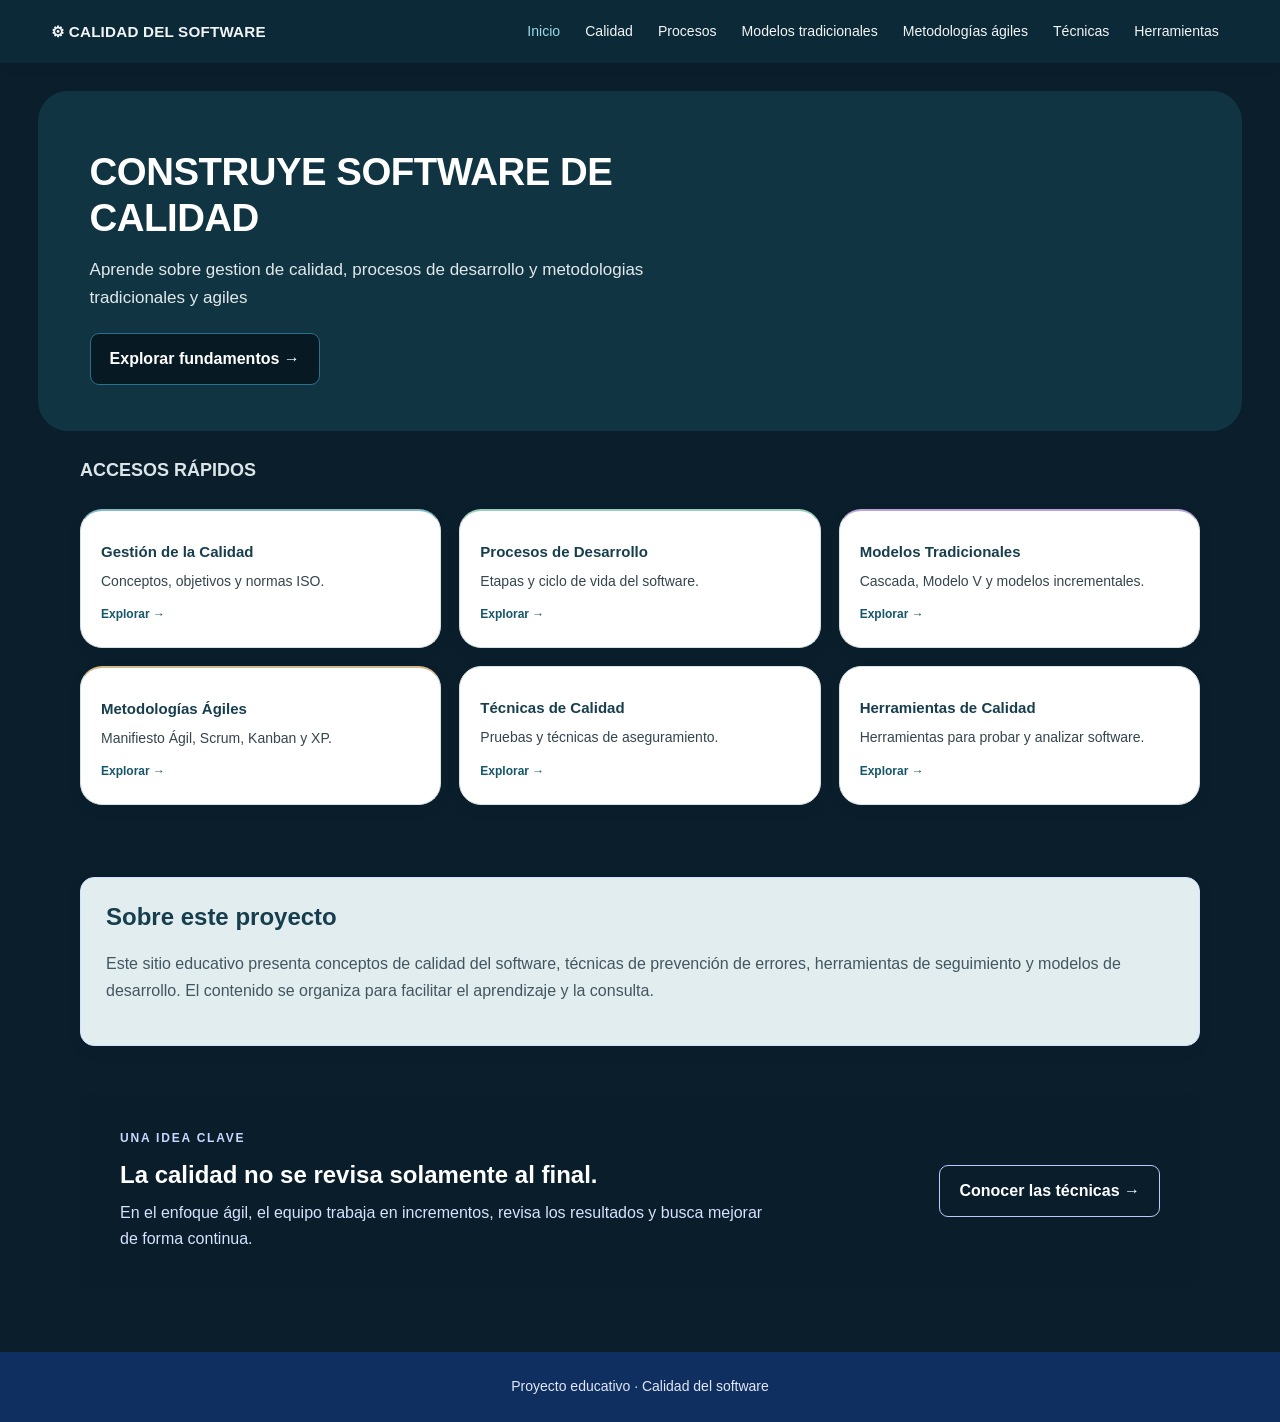
<file: index.html>
<!DOCTYPE html>

<html lang="es">
<head>
<meta charset="utf-8"/>
<meta content="width=device-width, initial-scale=1.0" name="viewport"/>
<meta content="Introducción educativa a la calidad del software, técnicas, herramientas y ciclo de vida." name="description"/>
<title>Calidad del Software | Inicio</title>
<link href="css/style.css" rel="stylesheet"/>
<script defer="" src="js/script.js"></script>
</head>
<body>
<header class="encabezado">
<a class="logo" href="index.html">⚙ CALIDAD DEL SOFTWARE</a>
<button aria-expanded="false" aria-label="Abrir menú" class="boton-menu" id="botonMenu">☰</button>
<nav aria-label="Navegación principal" class="navegacion" id="navegacion">
<a href="index.html">Inicio</a>
<a href="fundamentos.html">Calidad</a>
<a href="ciclo-vida.html">Procesos</a>
<a href="modelos-tradicionales.html">Modelos tradicionales</a>
<a href="metodologias-agiles.html">Metodologías ágiles</a>
<a href="tecnicas.html">Técnicas</a>
<a href="herramientas.html">Herramientas</a>
</nav></header>
<main>
<section class="portada">
<div class="portada-contenido">
<p class="etiqueta">CONSTRUYE SOFTWARE DE CALIDAD</p>
<h1>CONSTRUYE SOFTWARE DE CALIDAD</h1>
<p>Aprende sobre gestion de calidad, procesos de desarrollo y metodologias tradicionales y agiles</p>
<a class="boton boton-claro" href="fundamentos.html">Explorar fundamentos <span aria-hidden="true">→</span></a>
</div>
<div aria-hidden="true" class="portada-ilustracion">
<div class="circulo-grande">✓</div>
<div class="mini-tarjeta mini-uno">Código claro</div>
<div class="mini-tarjeta mini-dos">Mejora continua</div>
</div>
</section>
<section class="seccion contenedor">
<div class="encabezado-seccion">
<h2>Accesos rápidos</h2>
</div>
<div class="rejilla tarjetas-inicio"><article class="tarjeta tarjeta-inicio-compacta"><div class="icono">📘</div><h3>Gestión de la Calidad</h3><p>Conceptos, objetivos y normas ISO.</p><a class="enlace" href="fundamentos.html">Explorar →</a></article><article class="tarjeta tarjeta-inicio-compacta"><div class="icono">🔄</div><h3>Procesos de Desarrollo</h3><p>Etapas y ciclo de vida del software.</p><a class="enlace" href="ciclo-vida.html">Explorar →</a></article><article class="tarjeta tarjeta-inicio-compacta"><div class="icono">🏗️</div><h3>Modelos Tradicionales</h3><p>Cascada, Modelo V y modelos incrementales.</p><a class="enlace" href="modelos-tradicionales.html">Explorar →</a></article><article class="tarjeta tarjeta-inicio-compacta"><div class="icono">⚡</div><h3>Metodologías Ágiles</h3><p>Manifiesto Ágil, Scrum, Kanban y XP.</p><a class="enlace" href="metodologias-agiles.html">Explorar →</a></article><article class="tarjeta tarjeta-inicio-compacta"><div class="icono">🧪</div><h3>Técnicas de Calidad</h3><p>Pruebas y técnicas de aseguramiento.</p><a class="enlace" href="tecnicas.html">Explorar →</a></article><article class="tarjeta tarjeta-inicio-compacta"><div class="icono">🛠️</div><h3>Herramientas de Calidad</h3><p>Herramientas para probar y analizar software.</p><a class="enlace" href="herramientas.html">Explorar →</a></article></div>
</section>
<section class="seccion contenedor" id="sobre-nosotros">
<div class="panel panel-azul">
<h2>Sobre este proyecto</h2>
<p>Este sitio educativo presenta conceptos de calidad del software, técnicas de prevención de errores,
                    herramientas de seguimiento y modelos de desarrollo. El contenido se organiza para facilitar el
                    aprendizaje y la consulta.</p>
</div>
</section>
<section class="franja contenedor">
<div>
<p class="etiqueta etiqueta-clara">UNA IDEA CLAVE</p>
<h2>La calidad no se revisa solamente al final.</h2>
<p>En el enfoque ágil, el equipo trabaja en incrementos, revisa los resultados y busca mejorar de forma
                    continua.</p>
</div>
<a class="boton boton-borde" href="tecnicas.html">Conocer las técnicas →</a>
</section>
</main>
<footer class="pie">
<p>Proyecto educativo · Calidad del software</p>
</footer>
</body>
</html>
</file>
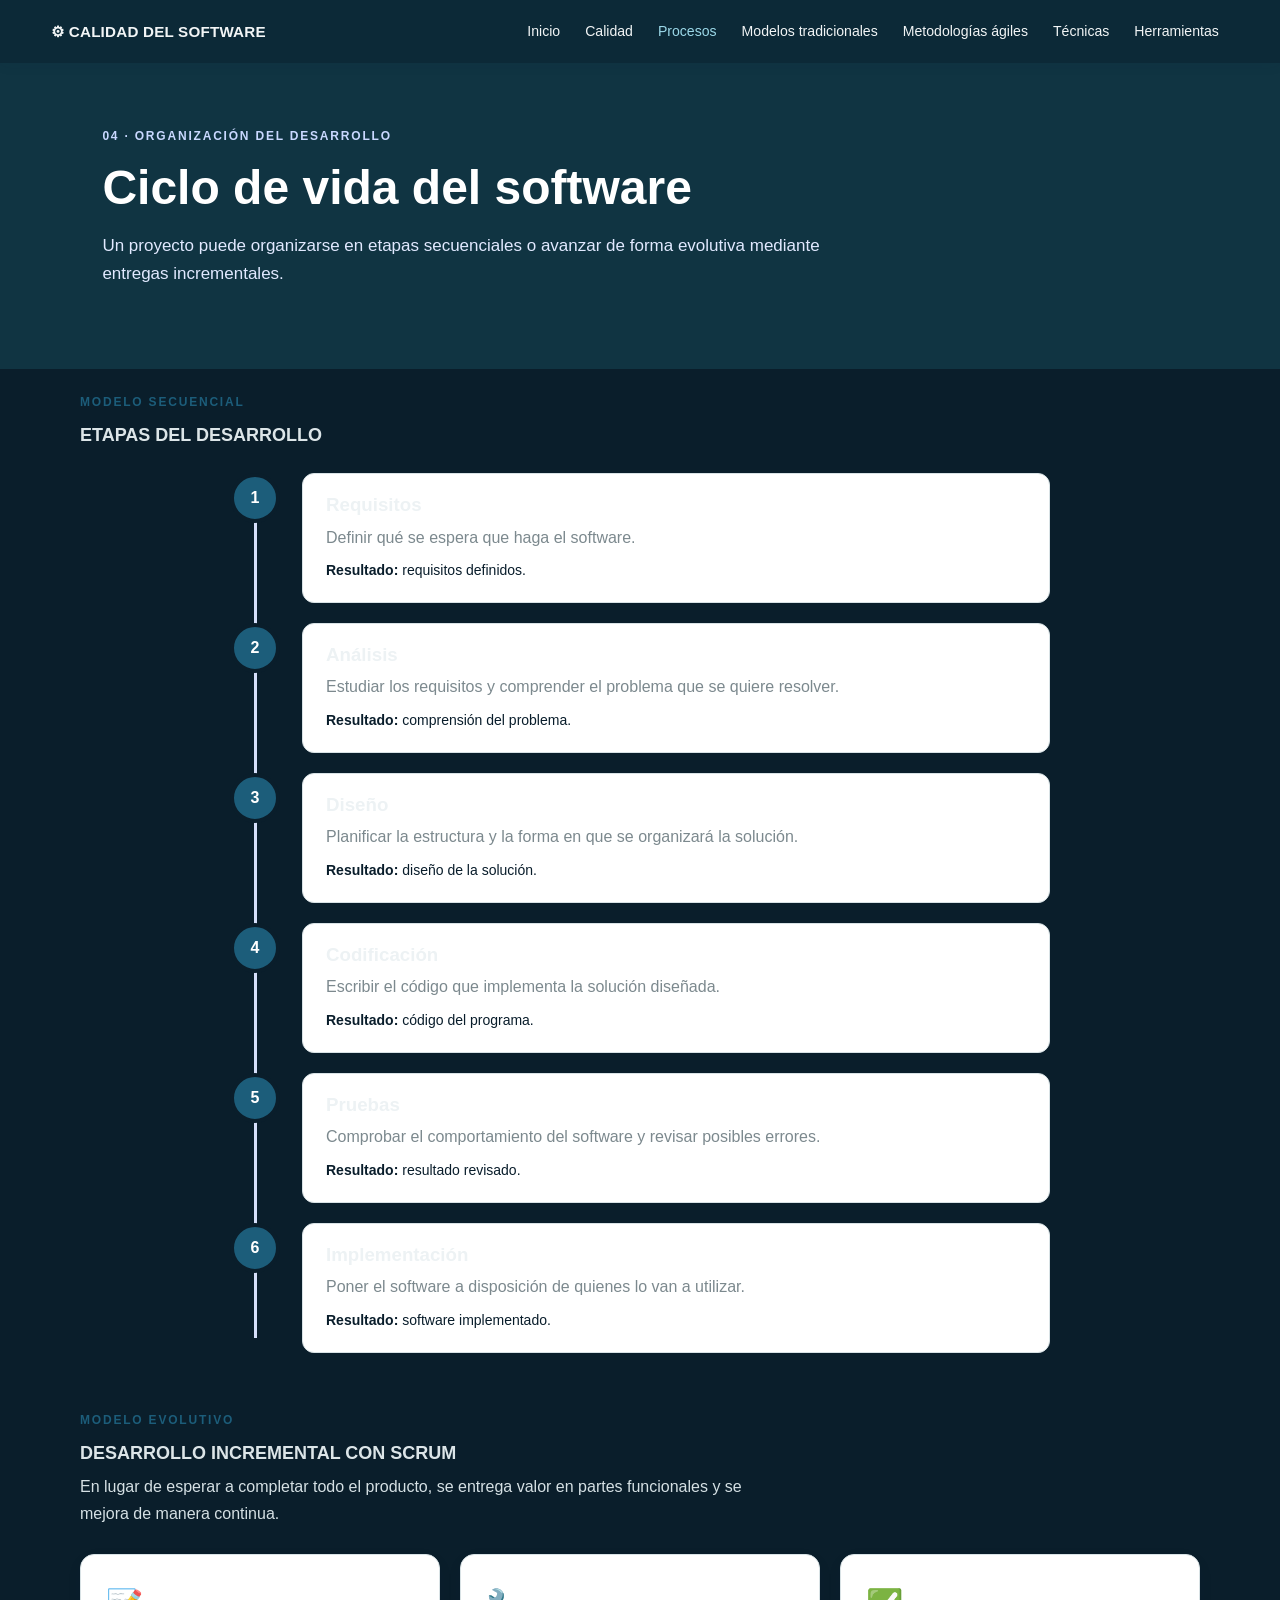
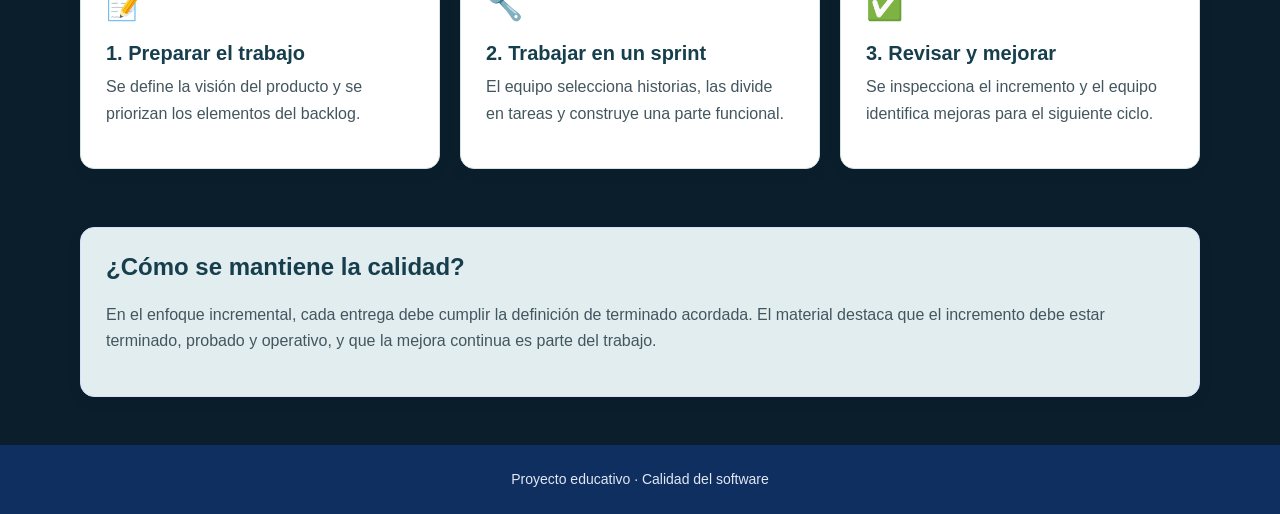
<file: ciclo-vida.html>
<!DOCTYPE html>

<html lang="es">
<head>
<meta charset="utf-8"/>
<meta content="width=device-width, initial-scale=1.0" name="viewport"/>
<title>Ciclo de vida | CalidadSoft</title>
<link href="css/style.css" rel="stylesheet"/>
<script defer="" src="js/script.js"></script>
</head>
<body>
<header class="encabezado">
<a class="logo" href="index.html">⚙ CALIDAD DEL SOFTWARE</a>
<button aria-expanded="false" aria-label="Abrir menú" class="boton-menu" id="botonMenu">☰</button>
<nav aria-label="Navegación principal" class="navegacion" id="navegacion">
<a href="index.html">Inicio</a>
<a href="fundamentos.html">Calidad</a>
<a href="ciclo-vida.html">Procesos</a>
<a href="modelos-tradicionales.html">Modelos tradicionales</a>
<a href="metodologias-agiles.html">Metodologías ágiles</a>
<a href="tecnicas.html">Técnicas</a>
<a href="herramientas.html">Herramientas</a>
</nav></header>
<main>
<section class="cabecera-pagina">
<p class="etiqueta etiqueta-clara">04 · ORGANIZACIÓN DEL DESARROLLO</p>
<h1>Ciclo de vida del software</h1>
<p>Un proyecto puede organizarse en etapas secuenciales o avanzar de forma evolutiva mediante entregas
                incrementales.</p>
</section>
<section class="seccion contenedor">
<div class="encabezado-seccion">
<p class="etiqueta etiqueta-azul">MODELO SECUENCIAL</p>
<h2>Etapas del desarrollo</h2>
</div>
<div class="linea-tiempo">
<article class="etapa" tabindex="0">
<div class="numero-etapa">1</div>
<div class="contenido-etapa">
<h3>Requisitos</h3>
<p>Definir qué se espera que haga el software.</p>
<p class="resultado"><strong>Resultado:</strong> requisitos definidos.</p>
</div>
</article>
<article class="etapa" tabindex="0">
<div class="numero-etapa">2</div>
<div class="contenido-etapa">
<h3>Análisis</h3>
<p>Estudiar los requisitos y comprender el problema que se quiere resolver.</p>
<p class="resultado"><strong>Resultado:</strong> comprensión del problema.</p>
</div>
</article>
<article class="etapa" tabindex="0">
<div class="numero-etapa">3</div>
<div class="contenido-etapa">
<h3>Diseño</h3>
<p>Planificar la estructura y la forma en que se organizará la solución.</p>
<p class="resultado"><strong>Resultado:</strong> diseño de la solución.</p>
</div>
</article>
<article class="etapa" tabindex="0">
<div class="numero-etapa">4</div>
<div class="contenido-etapa">
<h3>Codificación</h3>
<p>Escribir el código que implementa la solución diseñada.</p>
<p class="resultado"><strong>Resultado:</strong> código del programa.</p>
</div>
</article>
<article class="etapa" tabindex="0">
<div class="numero-etapa">5</div>
<div class="contenido-etapa">
<h3>Pruebas</h3>
<p>Comprobar el comportamiento del software y revisar posibles errores.</p>
<p class="resultado"><strong>Resultado:</strong> resultado revisado.</p>
</div>
</article>
<article class="etapa" tabindex="0">
<div class="numero-etapa">6</div>
<div class="contenido-etapa">
<h3>Implementación</h3>
<p>Poner el software a disposición de quienes lo van a utilizar.</p>
<p class="resultado"><strong>Resultado:</strong> software implementado.</p>
</div>
</article>
</div>
<div class="encabezado-seccion margen-arriba">
<p class="etiqueta etiqueta-azul">MODELO EVOLUTIVO</p>
<h2 id="scrum">Desarrollo incremental con Scrum</h2>
<p>En lugar de esperar a completar todo el producto, se entrega valor en partes funcionales y se mejora
                    de manera continua.</p>
</div>
<div class="rejilla tres-columnas">
<article class="tarjeta">
<div class="icono">📝</div>
<h3>1. Preparar el trabajo</h3>
<p>Se define la visión del producto y se priorizan los elementos del backlog.</p>
</article>
<article class="tarjeta">
<div class="icono">🔧</div>
<h3>2. Trabajar en un sprint</h3>
<p>El equipo selecciona historias, las divide en tareas y construye una parte funcional.</p>
</article>
<article class="tarjeta">
<div class="icono">✅</div>
<h3>3. Revisar y mejorar</h3>
<p>Se inspecciona el incremento y el equipo identifica mejoras para el siguiente ciclo.</p>
</article>
</div>
<div class="panel panel-azul margen-arriba">
<h2>¿Cómo se mantiene la calidad?</h2>
<p>En el enfoque incremental, cada entrega debe cumplir la definición de terminado acordada. El material
                    destaca que el incremento debe estar terminado, probado y operativo, y que la mejora continua es
                    parte del trabajo.</p>
</div>
</section>
</main>
<footer class="pie">
<p>Proyecto educativo · Calidad del software</p>
</footer>
</body>
</html>
</file>
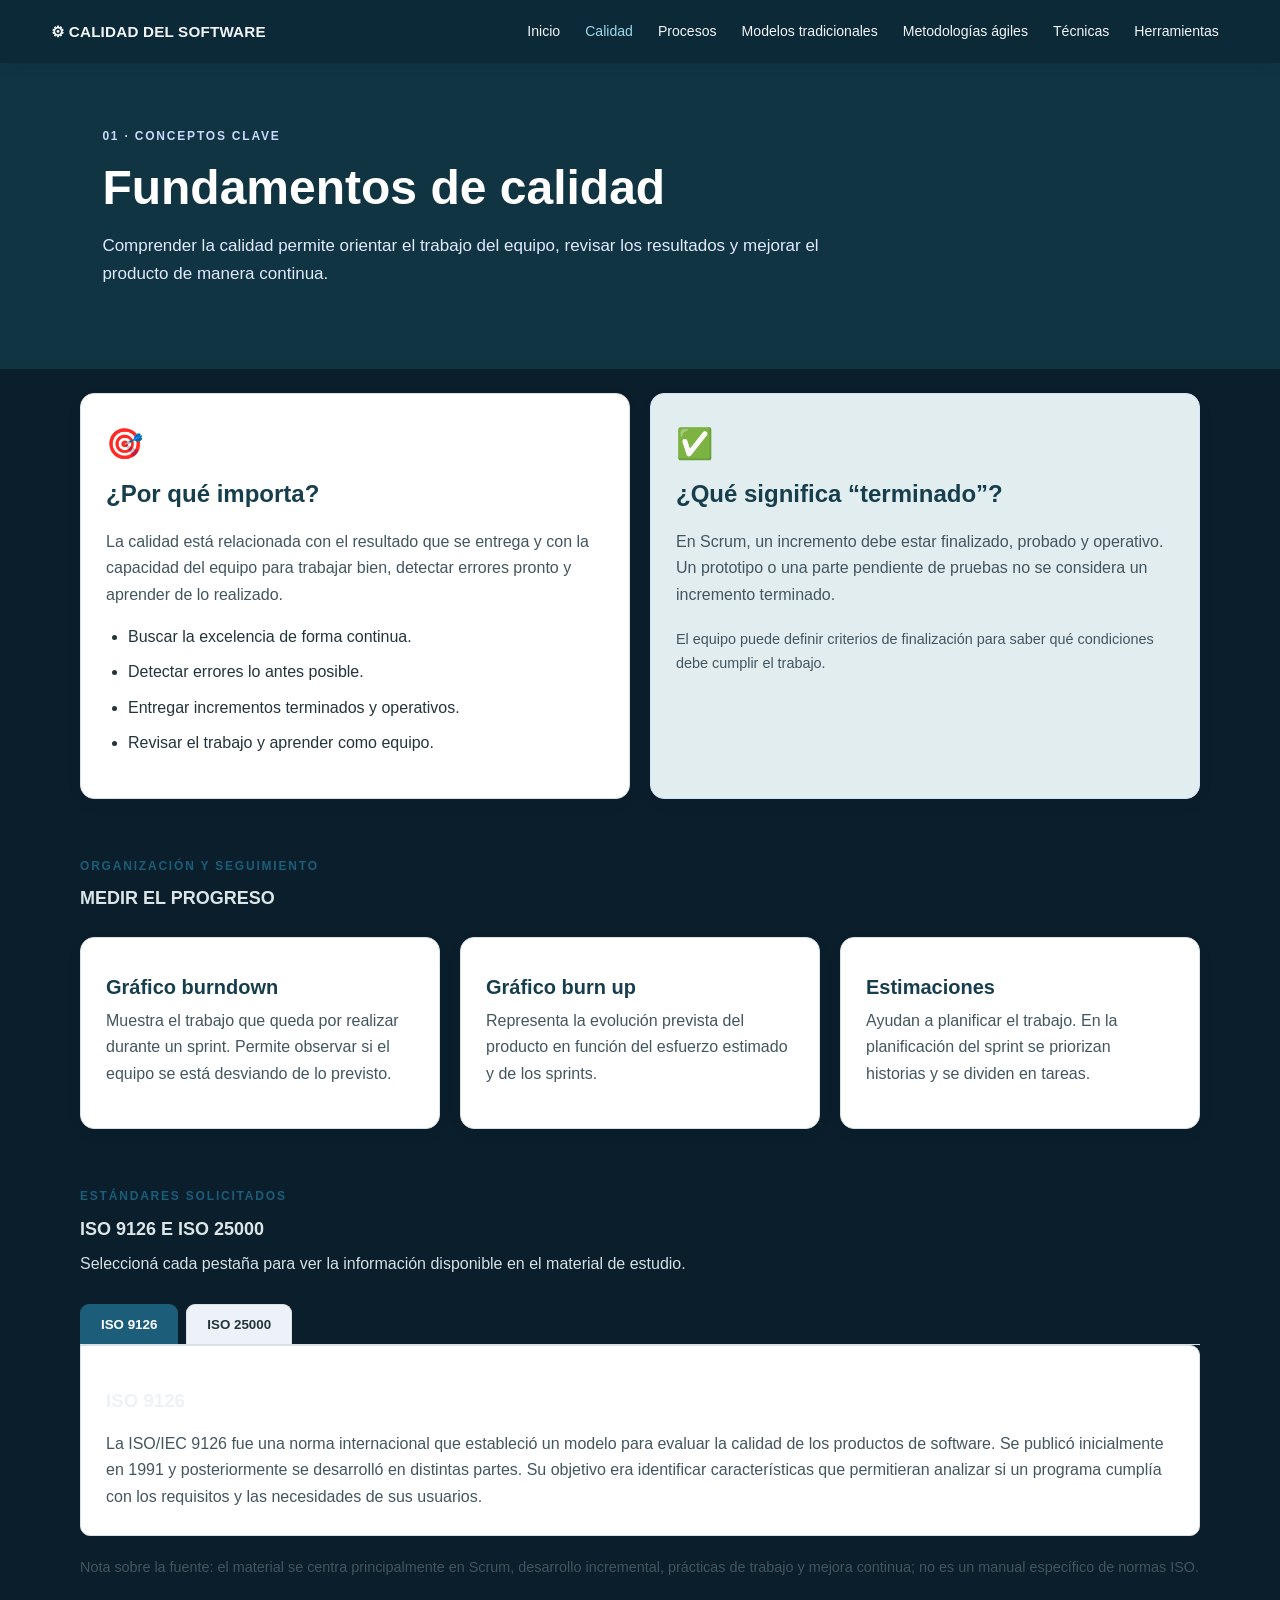
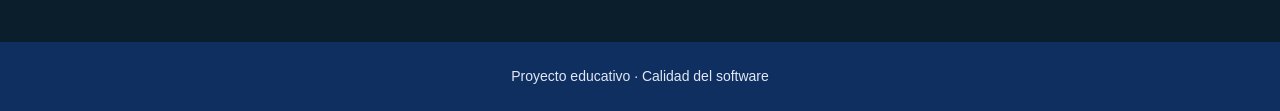
<file: fundamentos.html>
<!DOCTYPE html>

<html lang="es">
<head>
<meta charset="utf-8"/>
<meta content="width=device-width, initial-scale=1.0" name="viewport"/>
<title>Fundamentos de calidad | CalidadSoft</title>
<link href="css/style.css" rel="stylesheet"/>
<script defer="" src="js/script.js"></script>
</head>
<body>
<header class="encabezado">
<a class="logo" href="index.html">⚙ CALIDAD DEL SOFTWARE</a>
<button aria-expanded="false" aria-label="Abrir menú" class="boton-menu" id="botonMenu">☰</button>
<nav aria-label="Navegación principal" class="navegacion" id="navegacion">
<a href="index.html">Inicio</a>
<a href="fundamentos.html">Calidad</a>
<a href="ciclo-vida.html">Procesos</a>
<a href="modelos-tradicionales.html">Modelos tradicionales</a>
<a href="metodologias-agiles.html">Metodologías ágiles</a>
<a href="tecnicas.html">Técnicas</a>
<a href="herramientas.html">Herramientas</a>
</nav></header>
<main>
<section class="cabecera-pagina">
<p class="etiqueta etiqueta-clara">01 · CONCEPTOS CLAVE</p>
<h1>Fundamentos de calidad</h1>
<p>Comprender la calidad permite orientar el trabajo del equipo, revisar los resultados y mejorar el
                producto de manera continua.</p>
</section>
<section class="seccion contenedor">
<div class="rejilla dos-columnas">
<article class="panel">
<div class="icono">🎯</div>
<h2>¿Por qué importa?</h2>
<p>La calidad está relacionada con el resultado que se entrega y con la capacidad del equipo para
                        trabajar bien, detectar errores pronto y aprender de lo realizado.</p>
<ul class="lista">
<li>Buscar la excelencia de forma continua.</li>
<li>Detectar errores lo antes posible.</li>
<li>Entregar incrementos terminados y operativos.</li>
<li>Revisar el trabajo y aprender como equipo.</li>
</ul>
</article>
<article class="panel panel-azul">
<div class="icono">✅</div>
<h2>¿Qué significa “terminado”?</h2>
<p>En Scrum, un incremento debe estar finalizado, probado y operativo. Un prototipo o una parte
                        pendiente de pruebas no se considera un incremento terminado.</p>
<p class="nota">El equipo puede definir criterios de finalización para saber qué condiciones debe
                        cumplir el trabajo.</p>
</article>
</div>
<div class="encabezado-seccion margen-arriba">
<p class="etiqueta etiqueta-azul">ORGANIZACIÓN Y SEGUIMIENTO</p>
<h2>Medir el progreso</h2>
</div>
<div class="rejilla tres-columnas">
<article class="tarjeta">
<h3>Gráfico burndown</h3>
<p>Muestra el trabajo que queda por realizar durante un sprint. Permite observar si el equipo se
                        está desviando de lo previsto.</p>
</article>
<article class="tarjeta">
<h3>Gráfico burn up</h3>
<p>Representa la evolución prevista del producto en función del esfuerzo estimado y de los sprints.
                    </p>
</article>
<article class="tarjeta">
<h3>Estimaciones</h3>
<p>Ayudan a planificar el trabajo. En la planificación del sprint se priorizan historias y se
                        dividen en tareas.</p>
</article>
</div>
<div class="encabezado-seccion margen-arriba">
<p class="etiqueta etiqueta-azul">ESTÁNDARES SOLICITADOS</p>
<h2>ISO 9126 e ISO 25000</h2>
<p>Seleccioná cada pestaña para ver la información disponible en el material de estudio.</p>
</div>
<div aria-label="Estándares ISO" class="pestanas" role="tablist">
<button aria-selected="true" class="pestana activa" data-panel="iso9126" role="tab">ISO 9126</button>
<button aria-selected="false" class="pestana" data-panel="iso25000" role="tab">ISO 25000</button>
</div>
<div class="panel-pestana" id="iso9126">
<h3>ISO 9126</h3>
<p>La ISO/IEC 9126 fue una norma internacional que estableció un modelo para evaluar la calidad de los
                    productos de software. Se publicó inicialmente en 1991 y posteriormente se desarrolló en distintas
                    partes.
                    Su objetivo era identificar características que permitieran analizar si un programa cumplía con los
                    requisitos y las necesidades de sus usuarios.</p>
</div>
<div class="panel-pestana oculto" id="iso25000">
<h3>ISO 25000</h3>
<p>La ISO/IEC 25000, conocida como SQuaRE (Systems and Software Quality Requirements and Evaluation), es
                    una familia de normas internacionales que proporciona un marco para establecer requisitos, medir y
                    evaluar la calidad de los productos de software.</p>
</div>
<p class="nota">Nota sobre la fuente: el material se centra principalmente en Scrum, desarrollo incremental,
                prácticas de trabajo y mejora continua; no es un manual específico de normas ISO.</p>
</section>
</main>
<footer class="pie">
<p>Proyecto educativo · Calidad del software</p>
</footer>
</body>
</html>
</file>
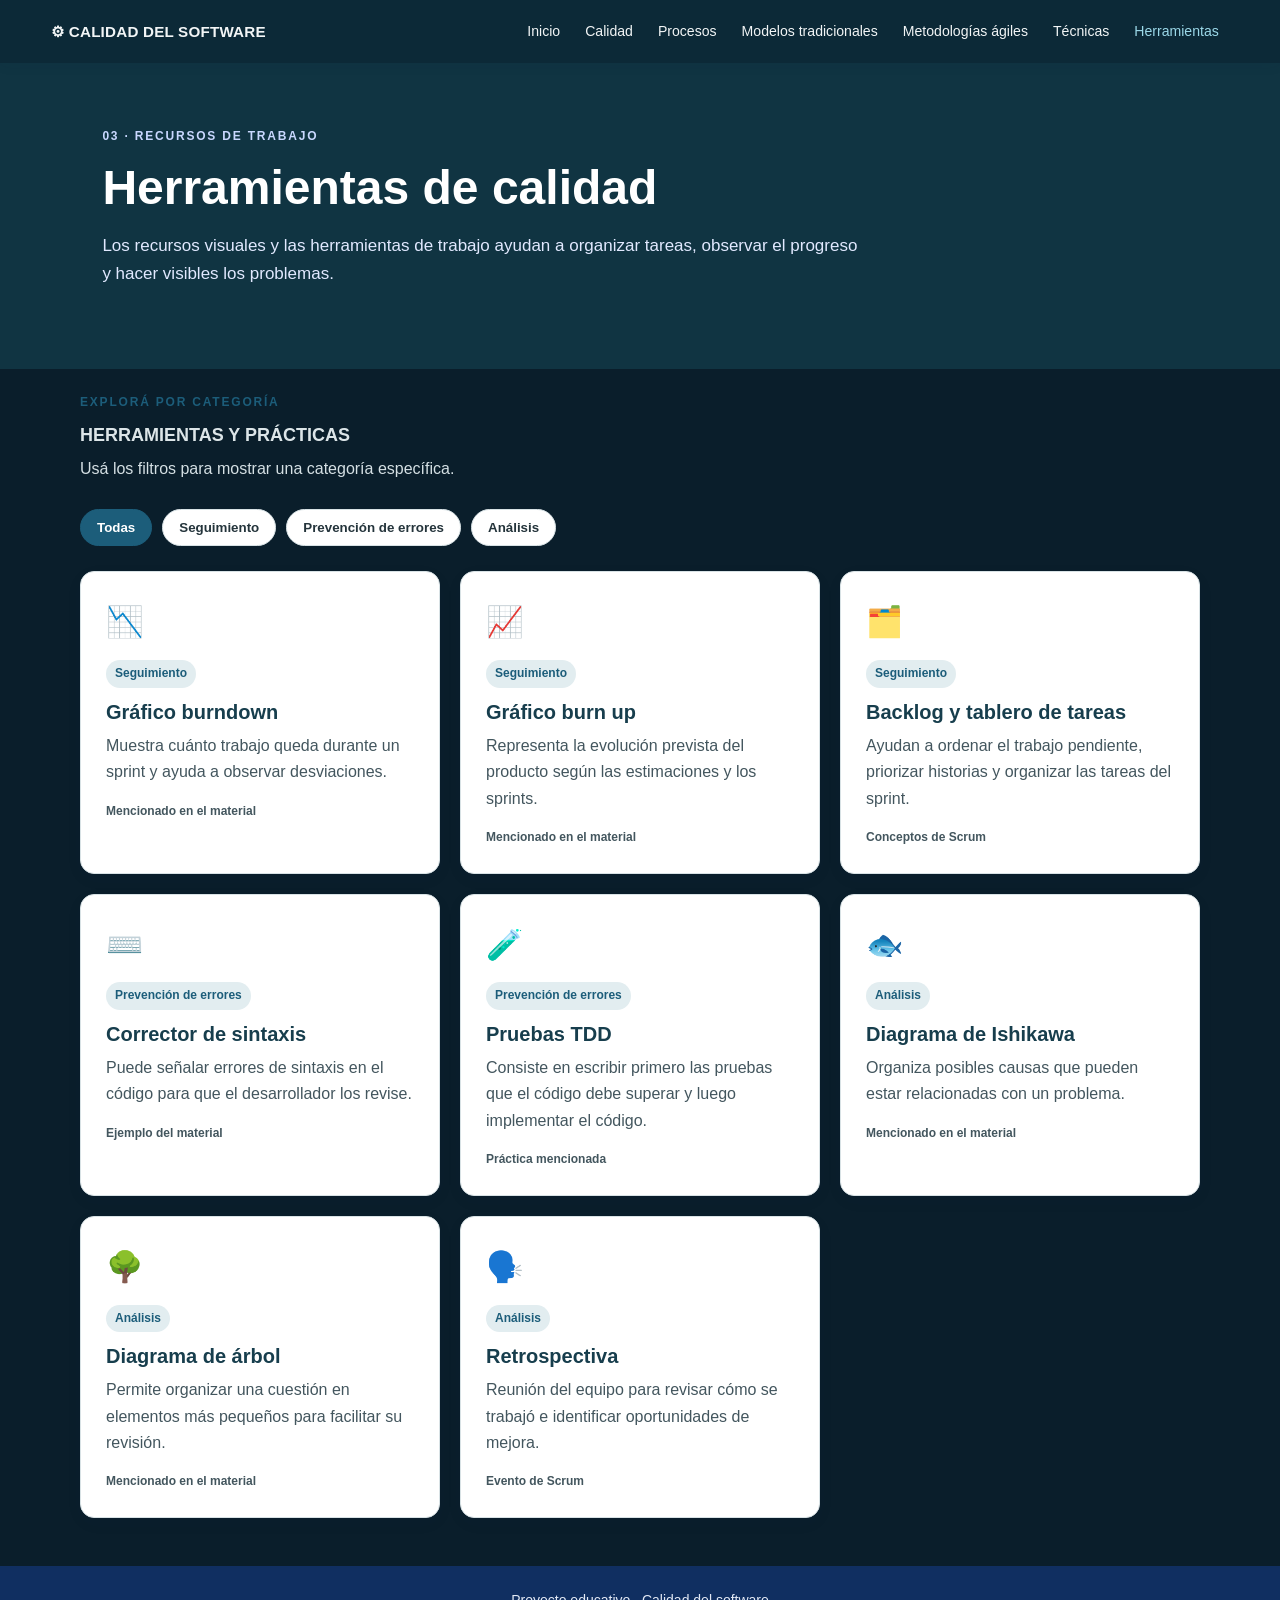
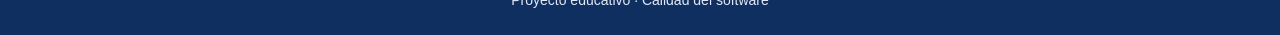
<file: herramientas.html>
<!DOCTYPE html>

<html lang="es">
<head>
<meta charset="utf-8"/>
<meta content="width=device-width, initial-scale=1.0" name="viewport"/>
<title>Herramientas de calidad | CalidadSoft</title>
<link href="css/style.css" rel="stylesheet"/>
<script defer="" src="js/script.js"></script>
</head>
<body>
<header class="encabezado">
<a class="logo" href="index.html">⚙ CALIDAD DEL SOFTWARE</a>
<button aria-expanded="false" aria-label="Abrir menú" class="boton-menu" id="botonMenu">☰</button>
<nav aria-label="Navegación principal" class="navegacion" id="navegacion">
<a href="index.html">Inicio</a>
<a href="fundamentos.html">Calidad</a>
<a href="ciclo-vida.html">Procesos</a>
<a href="modelos-tradicionales.html">Modelos tradicionales</a>
<a href="metodologias-agiles.html">Metodologías ágiles</a>
<a href="tecnicas.html">Técnicas</a>
<a href="herramientas.html">Herramientas</a>
</nav></header>
<main>
<section class="cabecera-pagina">
<p class="etiqueta etiqueta-clara">03 · RECURSOS DE TRABAJO</p>
<h1>Herramientas de calidad</h1>
<p>Los recursos visuales y las herramientas de trabajo ayudan a organizar tareas, observar el progreso y
                hacer visibles los problemas.</p>
</section>
<section class="seccion contenedor">
<div class="encabezado-seccion">
<p class="etiqueta etiqueta-azul">EXPLORÁ POR CATEGORÍA</p>
<h2>Herramientas y prácticas</h2>
<p>Usá los filtros para mostrar una categoría específica.</p>
</div>
<div aria-label="Filtrar herramientas" class="filtros" role="group">
<button class="filtro activo" data-filtro="todas">Todas</button>
<button class="filtro" data-filtro="seguimiento">Seguimiento</button>
<button class="filtro" data-filtro="prevencion">Prevención de errores</button>
<button class="filtro" data-filtro="analisis">Análisis</button>
</div>
<div class="rejilla tres-columnas tarjetas-herramientas">
<article class="tarjeta herramienta" data-categoria="seguimiento">
<div class="icono">📉</div><span class="categoria">Seguimiento</span>
<h3>Gráfico burndown</h3>
<p>Muestra cuánto trabajo queda durante un sprint y ayuda a observar desviaciones.</p>
<p class="etiqueta-fuente">Mencionado en el material</p>
</article>
<article class="tarjeta herramienta" data-categoria="seguimiento">
<div class="icono">📈</div><span class="categoria">Seguimiento</span>
<h3>Gráfico burn up</h3>
<p>Representa la evolución prevista del producto según las estimaciones y los sprints.</p>
<p class="etiqueta-fuente">Mencionado en el material</p>
</article>
<article class="tarjeta herramienta" data-categoria="seguimiento">
<div class="icono">🗂️</div><span class="categoria">Seguimiento</span>
<h3>Backlog y tablero de tareas</h3>
<p>Ayudan a ordenar el trabajo pendiente, priorizar historias y organizar las tareas del sprint.</p>
<p class="etiqueta-fuente">Conceptos de Scrum</p>
</article>
<article class="tarjeta herramienta" data-categoria="prevencion">
<div class="icono">⌨️</div><span class="categoria">Prevención de errores</span>
<h3>Corrector de sintaxis</h3>
<p>Puede señalar errores de sintaxis en el código para que el desarrollador los revise.</p>
<p class="etiqueta-fuente">Ejemplo del material</p>
</article>
<article class="tarjeta herramienta" data-categoria="prevencion">
<div class="icono">🧪</div><span class="categoria">Prevención de errores</span>
<h3>Pruebas TDD</h3>
<p>Consiste en escribir primero las pruebas que el código debe superar y luego implementar el
                        código.</p>
<p class="etiqueta-fuente">Práctica mencionada</p>
</article>
<article class="tarjeta herramienta" data-categoria="analisis">
<div class="icono">🐟</div><span class="categoria">Análisis</span>
<h3>Diagrama de Ishikawa</h3>
<p>Organiza posibles causas que pueden estar relacionadas con un problema.</p>
<p class="etiqueta-fuente">Mencionado en el material</p>
</article>
<article class="tarjeta herramienta" data-categoria="analisis">
<div class="icono">🌳</div><span class="categoria">Análisis</span>
<h3>Diagrama de árbol</h3>
<p>Permite organizar una cuestión en elementos más pequeños para facilitar su revisión.</p>
<p class="etiqueta-fuente">Mencionado en el material</p>
</article>
<article class="tarjeta herramienta" data-categoria="analisis">
<div class="icono">🗣️</div><span class="categoria">Análisis</span>
<h3>Retrospectiva</h3>
<p>Reunión del equipo para revisar cómo se trabajó e identificar oportunidades de mejora.</p>
<p class="etiqueta-fuente">Evento de Scrum</p>
</article>
</div>
</section>
</main>
<footer class="pie">
<p>Proyecto educativo · Calidad del software</p>
</footer>
</body>
</html>
</file>
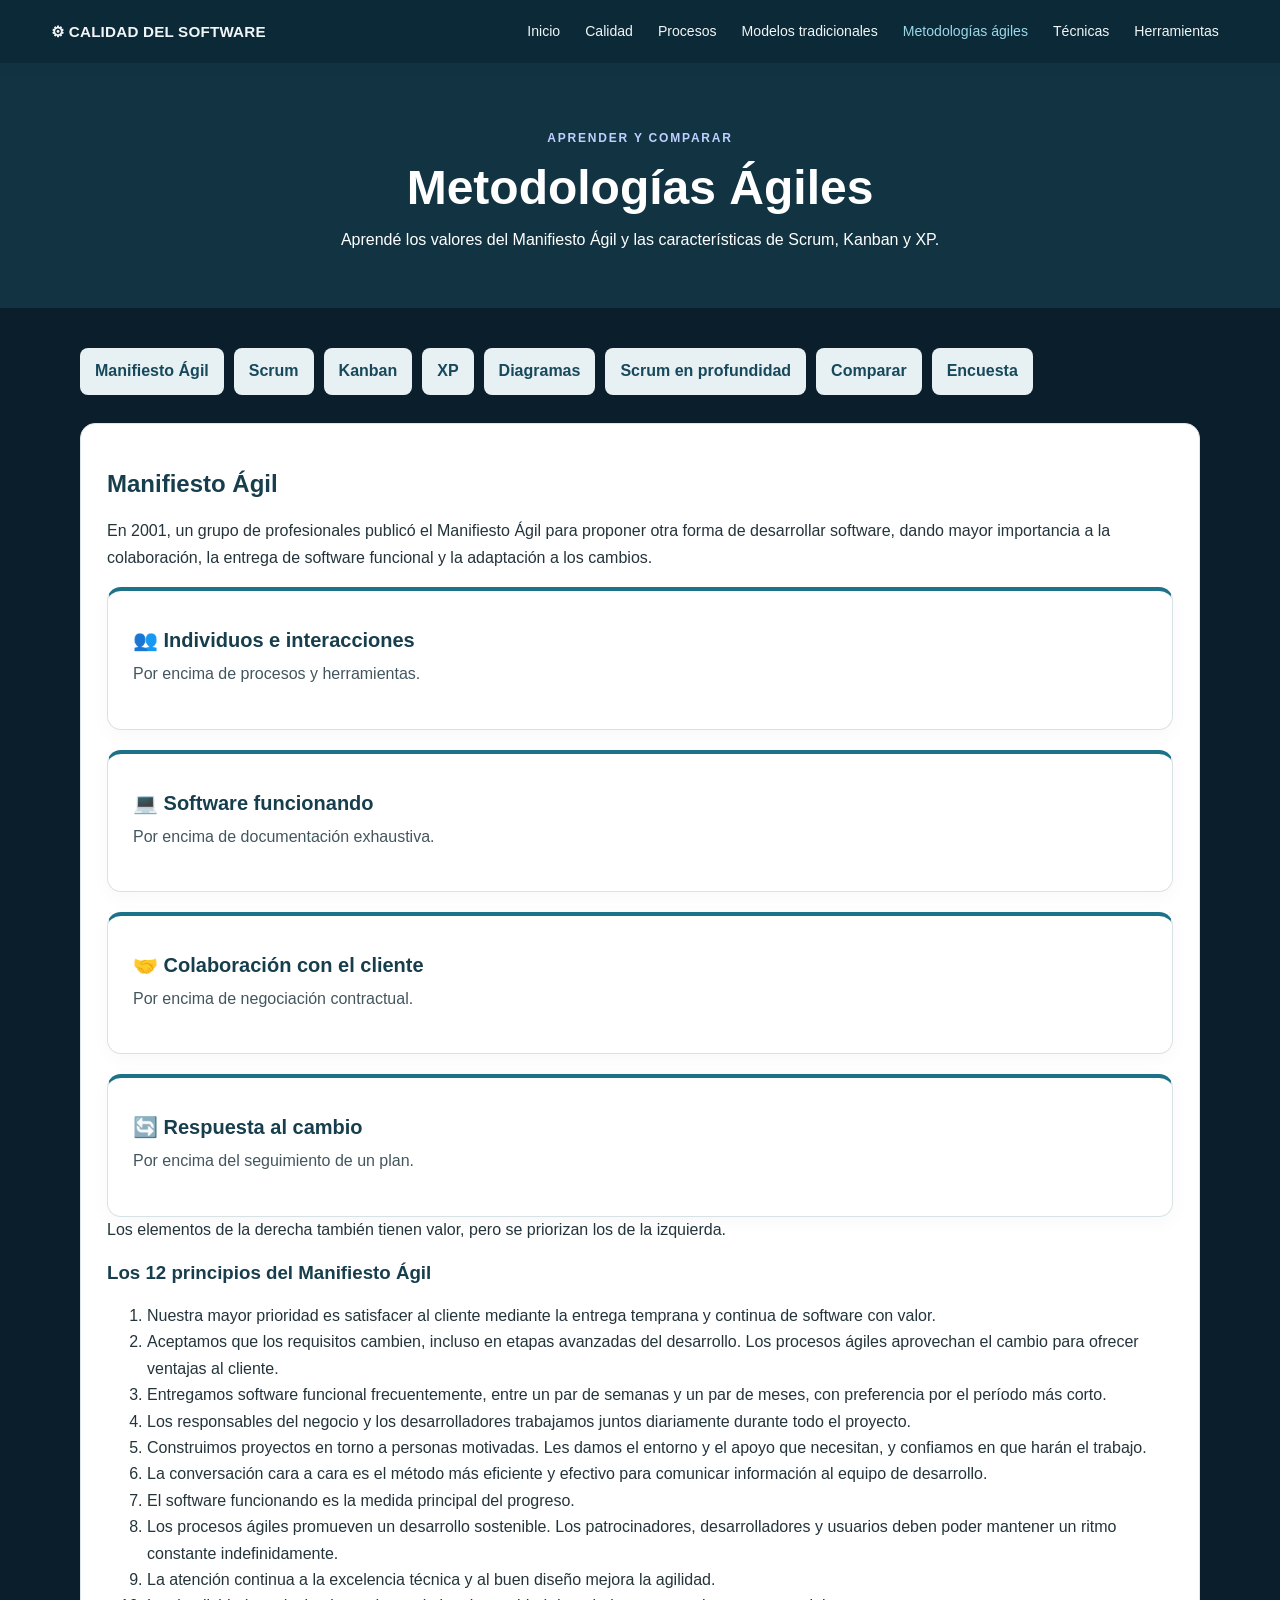
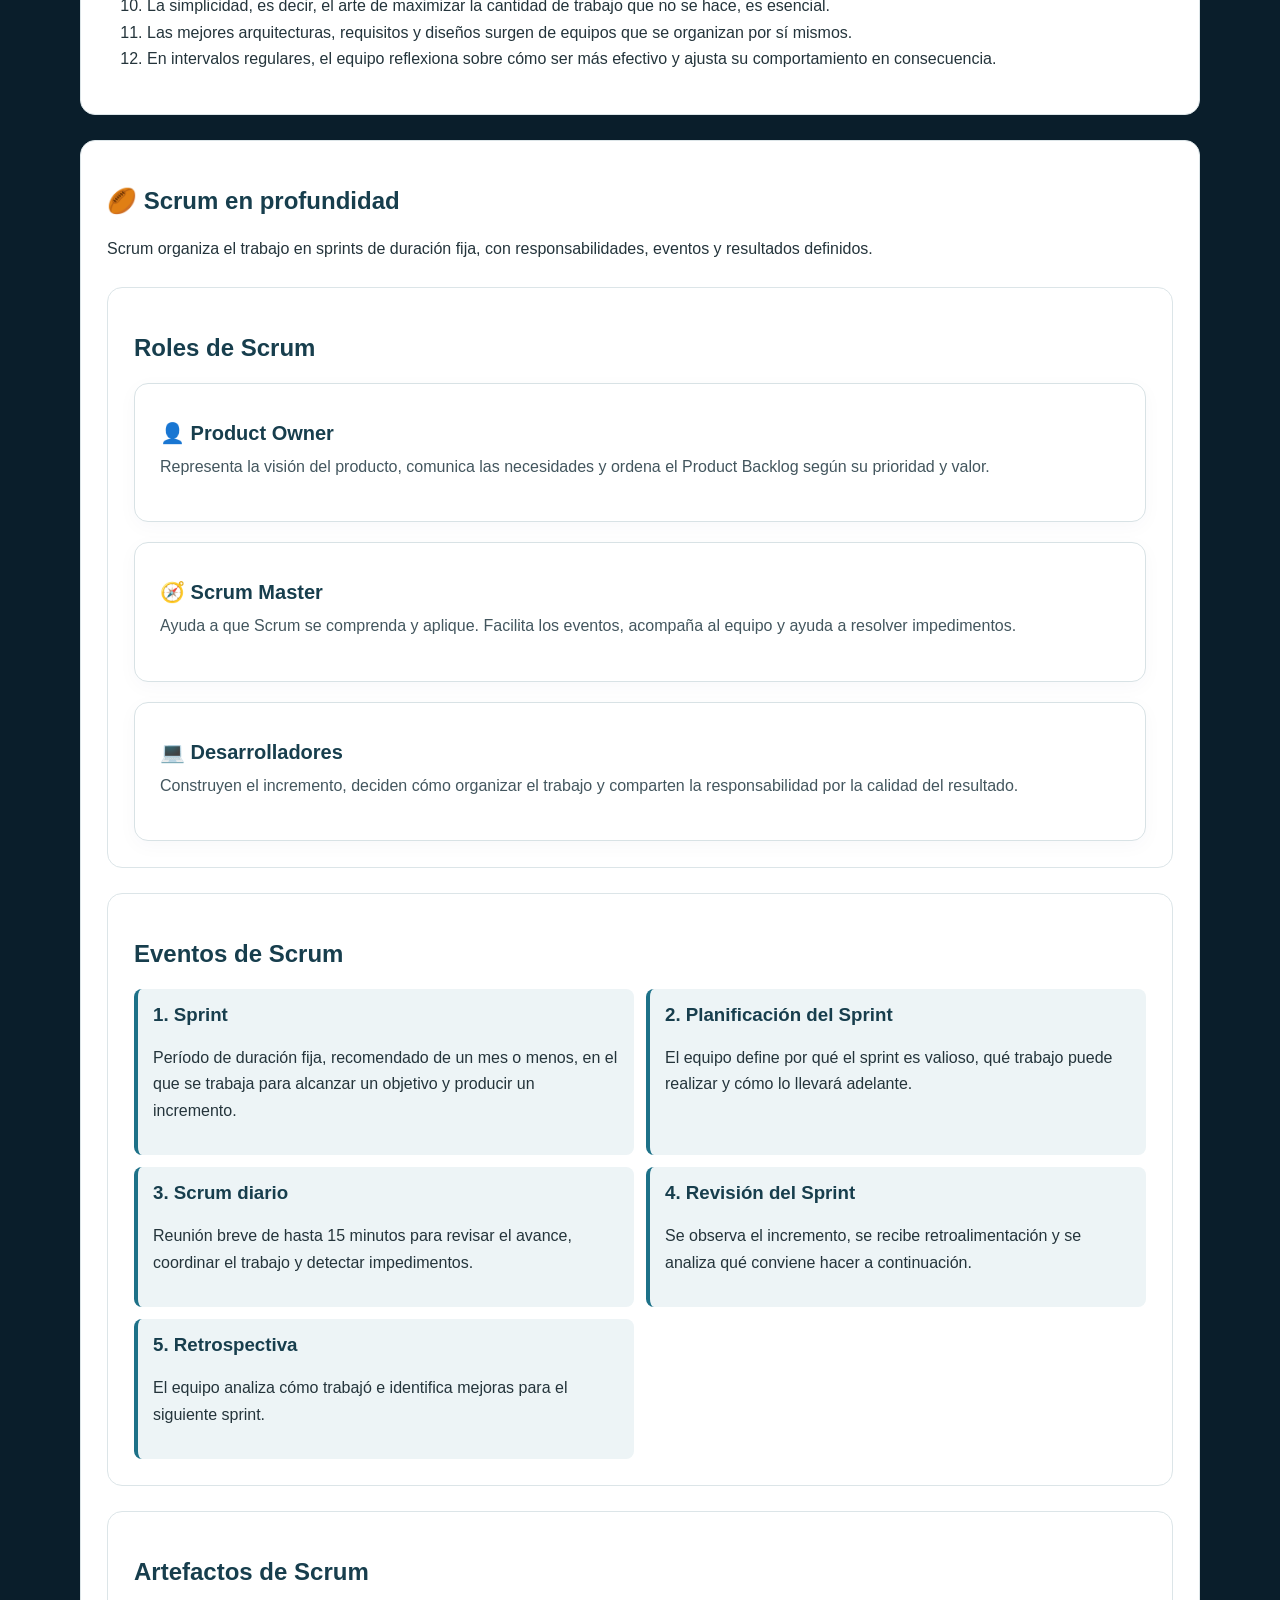
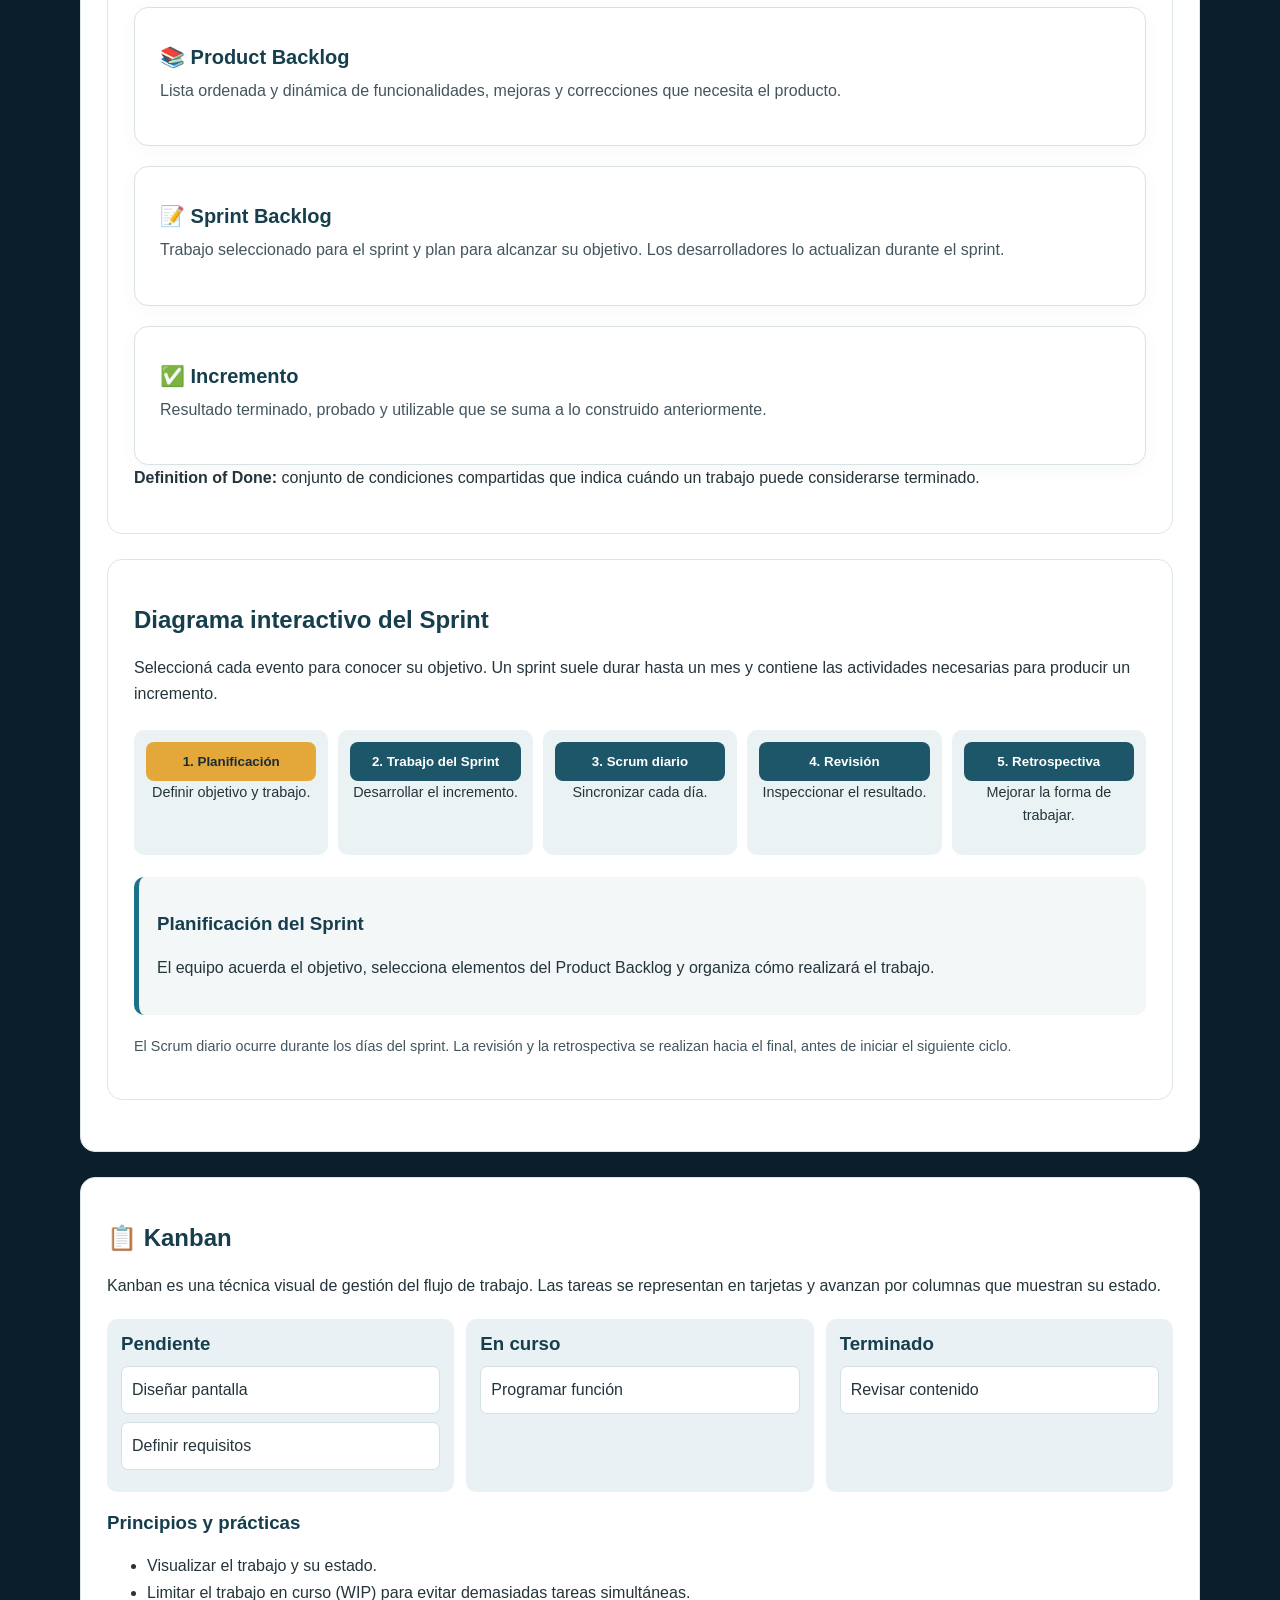
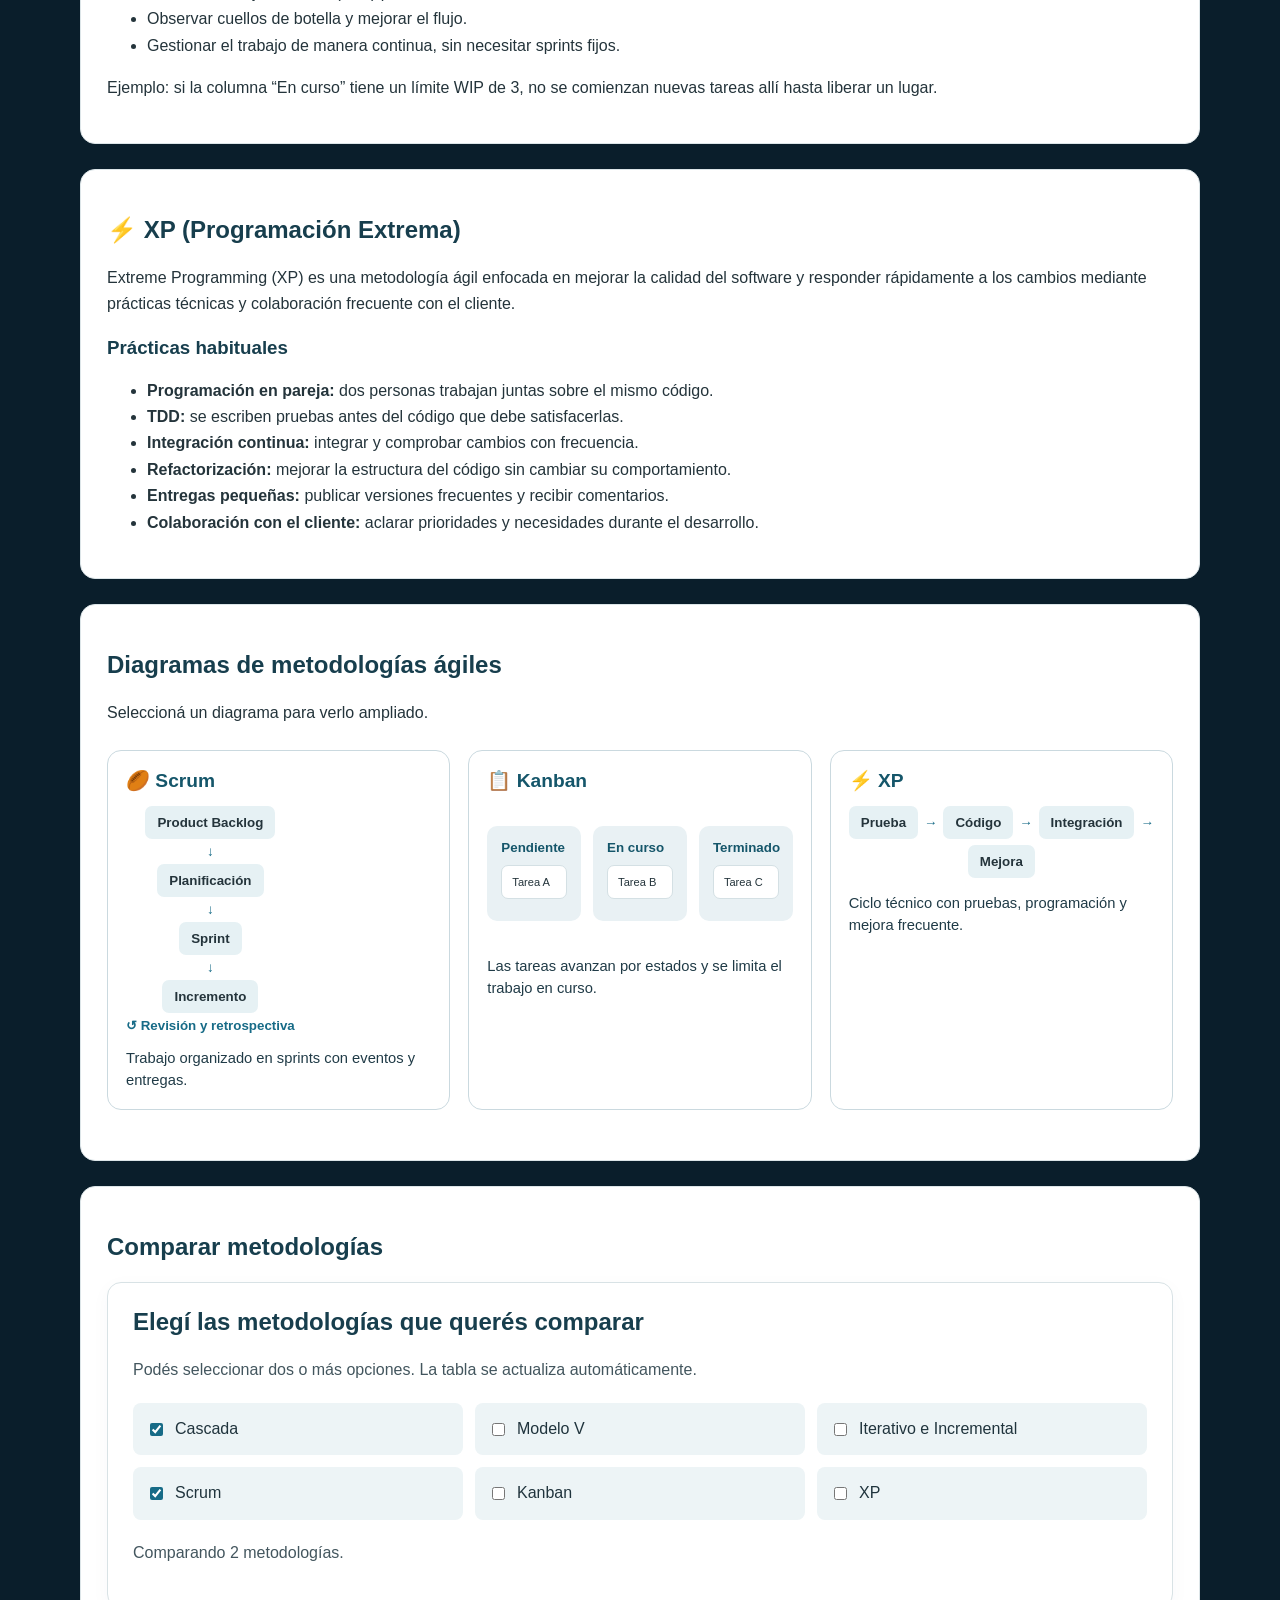
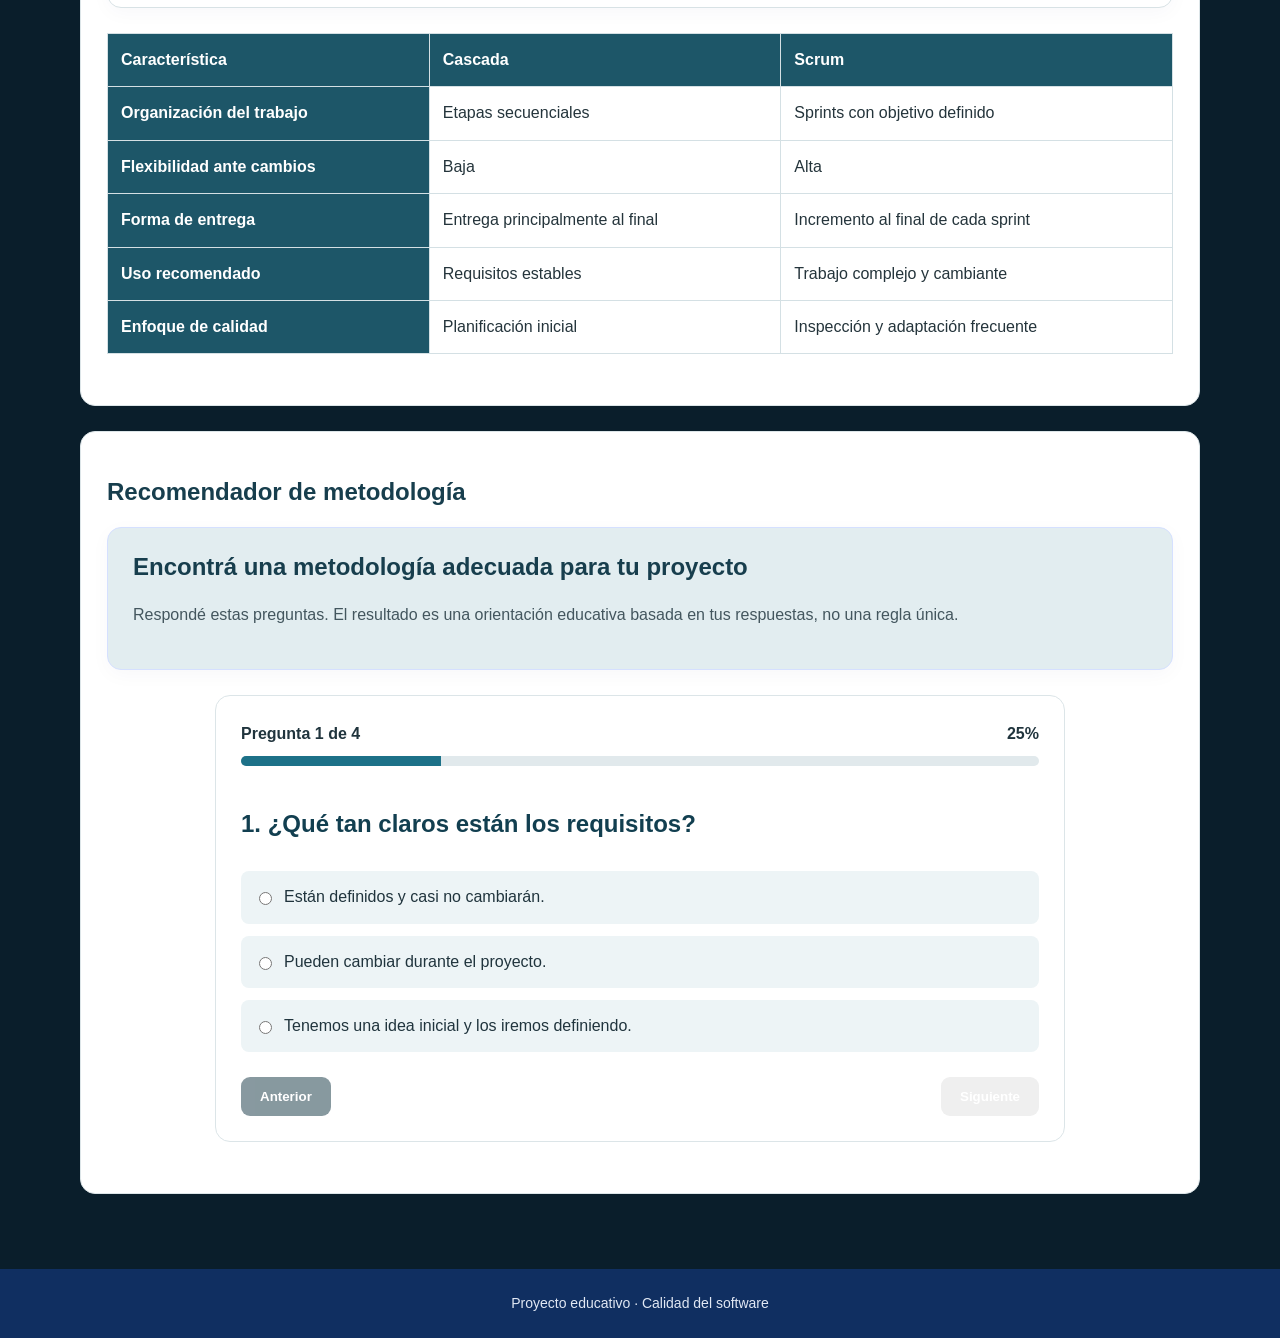
<file: metodologias-agiles.html>
<!DOCTYPE html>
<html lang="es"><head><meta charset="utf-8"/><meta content="width=device-width, initial-scale=1.0" name="viewport"/><meta content="Metodologías Ágiles - sitio educativo de calidad del software" name="description"/><title>Metodologías Ágiles</title><link href="css/style.css" rel="stylesheet"/><script defer="" src="js/script.js"></script></head><body><header class="encabezado">
<a class="logo" href="index.html">⚙ CALIDAD DEL SOFTWARE</a>
<button aria-expanded="false" aria-label="Abrir menú" class="boton-menu" id="botonMenu">☰</button>
<nav aria-label="Navegación principal" class="navegacion" id="navegacion">
<a href="index.html">Inicio</a>
<a href="fundamentos.html">Calidad</a>
<a href="ciclo-vida.html">Procesos</a>
<a href="modelos-tradicionales.html">Modelos tradicionales</a>
<a href="metodologias-agiles.html">Metodologías ágiles</a>
<a href="tecnicas.html">Técnicas</a>
<a href="herramientas.html">Herramientas</a>
</nav></header><main><section class="titulo-pagina"><p class="etiqueta">APRENDER Y COMPARAR</p><h1>Metodologías Ágiles</h1><p>Aprendé los valores del Manifiesto Ágil y las características de Scrum, Kanban y XP.</p></section><div class="contenedor pagina-contenido"><nav aria-label="Secciones de metodologías ágiles" class="subnav"><a href="#manifiesto">Manifiesto Ágil</a><a href="#scrum-resumen">Scrum</a><a href="#kanban">Kanban</a><a href="#xp">XP</a><a href="#galeria-agil">Diagramas</a><a href="#scrum-resumen">Scrum en profundidad</a><a href="#comparar-metodologias">Comparar</a><a href="#recomendador-metodologia">Encuesta</a></nav>
<section class="bloque-contenido" id="manifiesto"><h2>Manifiesto Ágil</h2><p>En 2001, un grupo de profesionales publicó el Manifiesto Ágil para proponer otra forma de desarrollar software, dando mayor importancia a la colaboración, la entrega de software funcional y la adaptación a los cambios.</p><div class="rejilla valores-agiles"><article class="tarjeta"><h3>👥 Individuos e interacciones</h3><p>Por encima de procesos y herramientas.</p></article><article class="tarjeta"><h3>💻 Software funcionando</h3><p>Por encima de documentación exhaustiva.</p></article><article class="tarjeta"><h3>🤝 Colaboración con el cliente</h3><p>Por encima de negociación contractual.</p></article><article class="tarjeta"><h3>🔄 Respuesta al cambio</h3><p>Por encima del seguimiento de un plan.</p></article></div><p>Los elementos de la derecha también tienen valor, pero se priorizan los de la izquierda.</p><h3>Los 12 principios del Manifiesto Ágil</h3><ol class="lista-principios"><li>Nuestra mayor prioridad es satisfacer al cliente mediante la entrega temprana y continua de software con valor.</li><li>Aceptamos que los requisitos cambien, incluso en etapas avanzadas del desarrollo. Los procesos ágiles aprovechan el cambio para ofrecer ventajas al cliente.</li><li>Entregamos software funcional frecuentemente, entre un par de semanas y un par de meses, con preferencia por el período más corto.</li><li>Los responsables del negocio y los desarrolladores trabajamos juntos diariamente durante todo el proyecto.</li><li>Construimos proyectos en torno a personas motivadas. Les damos el entorno y el apoyo que necesitan, y confiamos en que harán el trabajo.</li><li>La conversación cara a cara es el método más eficiente y efectivo para comunicar información al equipo de desarrollo.</li><li>El software funcionando es la medida principal del progreso.</li><li>Los procesos ágiles promueven un desarrollo sostenible. Los patrocinadores, desarrolladores y usuarios deben poder mantener un ritmo constante indefinidamente.</li><li>La atención continua a la excelencia técnica y al buen diseño mejora la agilidad.</li><li>La simplicidad, es decir, el arte de maximizar la cantidad de trabajo que no se hace, es esencial.</li><li>Las mejores arquitecturas, requisitos y diseños surgen de equipos que se organizan por sí mismos.</li><li>En intervalos regulares, el equipo reflexiona sobre cómo ser más efectivo y ajusta su comportamiento en consecuencia.</li></ol></section>
<section class="bloque-contenido" id="scrum-resumen"><h2>🏉 Scrum en profundidad</h2><p>Scrum organiza el trabajo en sprints de duración fija, con responsabilidades, eventos y resultados definidos.</p><section class="bloque-contenido" id="roles"><h2>Roles de Scrum</h2><div class="rejilla"><article class="tarjeta"><h3>👤 Product Owner</h3><p>Representa la visión del producto, comunica las necesidades y ordena el Product Backlog según su prioridad y valor.</p></article><article class="tarjeta"><h3>🧭 Scrum Master</h3><p>Ayuda a que Scrum se comprenda y aplique. Facilita los eventos, acompaña al equipo y ayuda a resolver impedimentos.</p></article><article class="tarjeta"><h3>💻 Desarrolladores</h3><p>Construyen el incremento, deciden cómo organizar el trabajo y comparten la responsabilidad por la calidad del resultado.</p></article></div></section><section class="bloque-contenido" id="eventos"><h2>Eventos de Scrum</h2><div class="lista-eventos"><article><h3>1. Sprint</h3><p>Período de duración fija, recomendado de un mes o menos, en el que se trabaja para alcanzar un objetivo y producir un incremento.</p></article><article><h3>2. Planificación del Sprint</h3><p>El equipo define por qué el sprint es valioso, qué trabajo puede realizar y cómo lo llevará adelante.</p></article><article><h3>3. Scrum diario</h3><p>Reunión breve de hasta 15 minutos para revisar el avance, coordinar el trabajo y detectar impedimentos.</p></article><article><h3>4. Revisión del Sprint</h3><p>Se observa el incremento, se recibe retroalimentación y se analiza qué conviene hacer a continuación.</p></article><article><h3>5. Retrospectiva</h3><p>El equipo analiza cómo trabajó e identifica mejoras para el siguiente sprint.</p></article></div></section><section class="bloque-contenido" id="artefactos"><h2>Artefactos de Scrum</h2><div class="rejilla"><article class="tarjeta"><h3>📚 Product Backlog</h3><p>Lista ordenada y dinámica de funcionalidades, mejoras y correcciones que necesita el producto.</p></article><article class="tarjeta"><h3>📝 Sprint Backlog</h3><p>Trabajo seleccionado para el sprint y plan para alcanzar su objetivo. Los desarrolladores lo actualizan durante el sprint.</p></article><article class="tarjeta"><h3>✅ Incremento</h3><p>Resultado terminado, probado y utilizable que se suma a lo construido anteriormente.</p></article></div><p><b>Definition of Done:</b> conjunto de condiciones compartidas que indica cuándo un trabajo puede considerarse terminado.</p></section><section class="bloque-contenido" id="diagrama-sprint"><h2>Diagrama interactivo del Sprint</h2><p>Seleccioná cada evento para conocer su objetivo. Un sprint suele durar hasta un mes y contiene las actividades necesarias para producir un incremento.</p><div class="diagrama-sprint"><div class="paso-sprint"><button class="evento-sprint activo" data-evento="planificacion">1. Planificación</button><p>Definir objetivo y trabajo.</p></div><div class="paso-sprint"><button class="evento-sprint" data-evento="trabajo">2. Trabajo del Sprint</button><p>Desarrollar el incremento.</p></div><div class="paso-sprint"><button class="evento-sprint" data-evento="daily">3. Scrum diario</button><p>Sincronizar cada día.</p></div><div class="paso-sprint"><button class="evento-sprint" data-evento="revision">4. Revisión</button><p>Inspeccionar el resultado.</p></div><div class="paso-sprint"><button class="evento-sprint" data-evento="retro">5. Retrospectiva</button><p>Mejorar la forma de trabajar.</p></div></div><div aria-live="polite" class="detalle-evento" id="detalleEvento"><h3>Planificación del Sprint</h3><p>El equipo acuerda el objetivo, selecciona elementos del Product Backlog y organiza cómo realizará el trabajo.</p></div><p class="nota">El Scrum diario ocurre durante los días del sprint. La revisión y la retrospectiva se realizan hacia el final, antes de iniciar el siguiente ciclo.</p></section></section>
<section class="bloque-contenido" id="kanban"><h2>📋 Kanban</h2><p>Kanban es una técnica visual de gestión del flujo de trabajo. Las tareas se representan en tarjetas y avanzan por columnas que muestran su estado.</p><div class="tablero-kanban"><div><h3>Pendiente</h3><article>Diseñar pantalla</article><article>Definir requisitos</article></div><div><h3>En curso</h3><article>Programar función</article></div><div><h3>Terminado</h3><article>Revisar contenido</article></div></div><h3>Principios y prácticas</h3><ul><li>Visualizar el trabajo y su estado.</li><li>Limitar el trabajo en curso (WIP) para evitar demasiadas tareas simultáneas.</li><li>Observar cuellos de botella y mejorar el flujo.</li><li>Gestionar el trabajo de manera continua, sin necesitar sprints fijos.</li></ul><p>Ejemplo: si la columna “En curso” tiene un límite WIP de 3, no se comienzan nuevas tareas allí hasta liberar un lugar.</p></section>
<section class="bloque-contenido" id="xp"><h2>⚡ XP (Programación Extrema)</h2><p>Extreme Programming (XP) es una metodología ágil enfocada en mejorar la calidad del software y responder rápidamente a los cambios mediante prácticas técnicas y colaboración frecuente con el cliente.</p><h3>Prácticas habituales</h3><ul><li><b>Programación en pareja:</b> dos personas trabajan juntas sobre el mismo código.</li><li><b>TDD:</b> se escriben pruebas antes del código que debe satisfacerlas.</li><li><b>Integración continua:</b> integrar y comprobar cambios con frecuencia.</li><li><b>Refactorización:</b> mejorar la estructura del código sin cambiar su comportamiento.</li><li><b>Entregas pequeñas:</b> publicar versiones frecuentes y recibir comentarios.</li><li><b>Colaboración con el cliente:</b> aclarar prioridades y necesidades durante el desarrollo.</li></ul></section>
<section class="bloque-contenido" id="galeria-agil"><h2>Diagramas de metodologías ágiles</h2><p>Seleccioná un diagrama para verlo ampliado.</p><div class="galeria-graficos">
<button aria-label="Ampliar diagrama de Scrum" class="grafico-ampliable" data-titulo="Ciclo Scrum"><span class="grafico-titulo">🏉 Scrum</span><span class="ciclo-scrum"><b>Product Backlog</b><i>↓</i><b>Planificación</b><i>↓</i><b>Sprint</b><i>↓</i><b>Incremento</b><i>↺ Revisión y retrospectiva</i></span><span class="descripcion-grafico">Trabajo organizado en sprints con eventos y entregas.</span></button>
<button aria-label="Ampliar diagrama de Kanban" class="grafico-ampliable" data-titulo="Tablero Kanban"><span class="grafico-titulo">📋 Kanban</span><span class="tablero-kanban mini"><span><b>Pendiente</b><small>Tarea A</small></span><span><b>En curso</b><small>Tarea B</small></span><span><b>Terminado</b><small>Tarea C</small></span></span><span class="descripcion-grafico">Las tareas avanzan por estados y se limita el trabajo en curso.</span></button>
<button aria-label="Ampliar diagrama de XP" class="grafico-ampliable" data-titulo="Prácticas XP"><span class="grafico-titulo">⚡ XP</span><span class="flujo-horizontal xp-flujo"><b>Prueba</b><i>→</i><b>Código</b><i>→</i><b>Integración</b><i>→</i><b>Mejora</b></span><span class="descripcion-grafico">Ciclo técnico con pruebas, programación y mejora frecuente.</span></button></div></section>
<div aria-hidden="true" aria-label="Diagrama ampliado" aria-modal="true" class="visor-grafico" id="visorGrafico" role="dialog"><button aria-label="Cerrar gráfico" class="cerrar-visor" id="cerrarVisor">×</button><h2 id="tituloVisor"></h2><div id="contenidoVisor"></div><p>Presioná Escape o el botón × para cerrar.</p></div><section class="bloque-contenido" id="comparar-metodologias"><h2>Comparar metodologías</h2><section class="panel"><h2>Elegí las metodologías que querés comparar</h2><p>Podés seleccionar dos o más opciones. La tabla se actualiza automáticamente.</p><div class="seleccion-metodos"><label><input checked="" class="metodo-check" type="checkbox" value="Cascada"/> Cascada</label><label><input class="metodo-check" type="checkbox" value="Modelo V"/> Modelo V</label><label><input class="metodo-check" type="checkbox" value="Iterativo e Incremental"/> Iterativo e Incremental</label><label><input checked="" class="metodo-check" type="checkbox" value="Scrum"/> Scrum</label><label><input class="metodo-check" type="checkbox" value="Kanban"/> Kanban</label><label><input class="metodo-check" type="checkbox" value="XP"/> XP</label></div><p aria-live="polite" class="mensaje-formulario" id="avisoComparacion">Seleccioná las metodologías para comparar.</p></section><div class="tabla-comparacion-wrap"><table class="tabla-comparacion"><thead><tr><th>Característica</th><th>Metodologías seleccionadas</th></tr></thead><tbody id="cuerpoComparacion"></tbody></table></div></section><section class="bloque-contenido" id="recomendador-metodologia"><h2>Recomendador de metodología</h2><section class="panel panel-azul"><h2>Encontrá una metodología adecuada para tu proyecto</h2><p>Respondé estas preguntas. El resultado es una orientación educativa basada en tus respuestas, no una regla única.</p></section><form class="formulario-pasos" id="formRecomendador"><div class="progreso-contenedor"><div class="progreso-texto"><span id="textoProgreso">Pregunta 1 de 4</span><span id="porcentajeProgreso">25%</span></div><div class="barra-progreso"><div id="barraProgreso"></div></div></div>
<section class="pregunta-paso activa"><h2>1. ¿Qué tan claros están los requisitos?</h2><label><input name="requisitos" required="" type="radio" value="claros"/> Están definidos y casi no cambiarán.</label><label><input name="requisitos" type="radio" value="cambiantes"/> Pueden cambiar durante el proyecto.</label><label><input name="requisitos" type="radio" value="parciales"/> Tenemos una idea inicial y los iremos definiendo.</label></section>
<section class="pregunta-paso"><h2>2. ¿Cómo preferís organizar las entregas?</h2><label><input name="entregas" required="" type="radio" value="final"/> Una entrega final después de completar las etapas.</label><label><input name="entregas" type="radio" value="incrementos"/> Entregas por partes en ciclos de trabajo.</label><label><input name="entregas" type="radio" value="continuo"/> Flujo continuo de tareas según prioridad.</label></section>
<section class="pregunta-paso"><h2>3. ¿Qué necesita principalmente el equipo?</h2><label><input name="equipo" required="" type="radio" value="plan"/> Planificación y etapas bien definidas.</label><label><input name="equipo" type="radio" value="colaboracion"/> Colaboración frecuente y revisión del producto.</label><label><input name="equipo" type="radio" value="flujo"/> Visualizar tareas y evitar acumulación de trabajo.</label><label><input name="equipo" type="radio" value="tecnica"/> Prácticas técnicas frecuentes para cuidar el código.</label></section>
<section class="pregunta-paso"><h2>4. ¿Qué importancia tienen las pruebas?</h2><label><input name="pruebas" required="" type="radio" value="formal"/> Son necesarias en etapas planificadas y documentadas.</label><label><input name="pruebas" type="radio" value="continua"/> Queremos probar y revisar en cada ciclo.</label><label><input name="pruebas" type="radio" value="tdd"/> Queremos escribir pruebas junto con el desarrollo, incluso antes del código.</label></section>
<div class="controles-pasos"><button class="boton boton-secundario" disabled="" id="anteriorPaso" type="button">Anterior</button><button class="boton" id="siguientePaso" type="button">Siguiente</button><button class="boton oculto" id="verResultado" type="submit">Ver recomendación</button></div></form><section aria-live="polite" class="resultado-recomendador oculto" id="resultadoRecomendador"><h2>Resultado de tu proyecto</h2><p id="resumenRecomendacion"></p><div id="coincidencias"></div><button class="boton" id="reiniciarEncuesta" type="button">Volver a responder</button></section></section></div></main><footer class="pie"><p>Proyecto educativo · Calidad del software</p></footer></body></html>
</file>
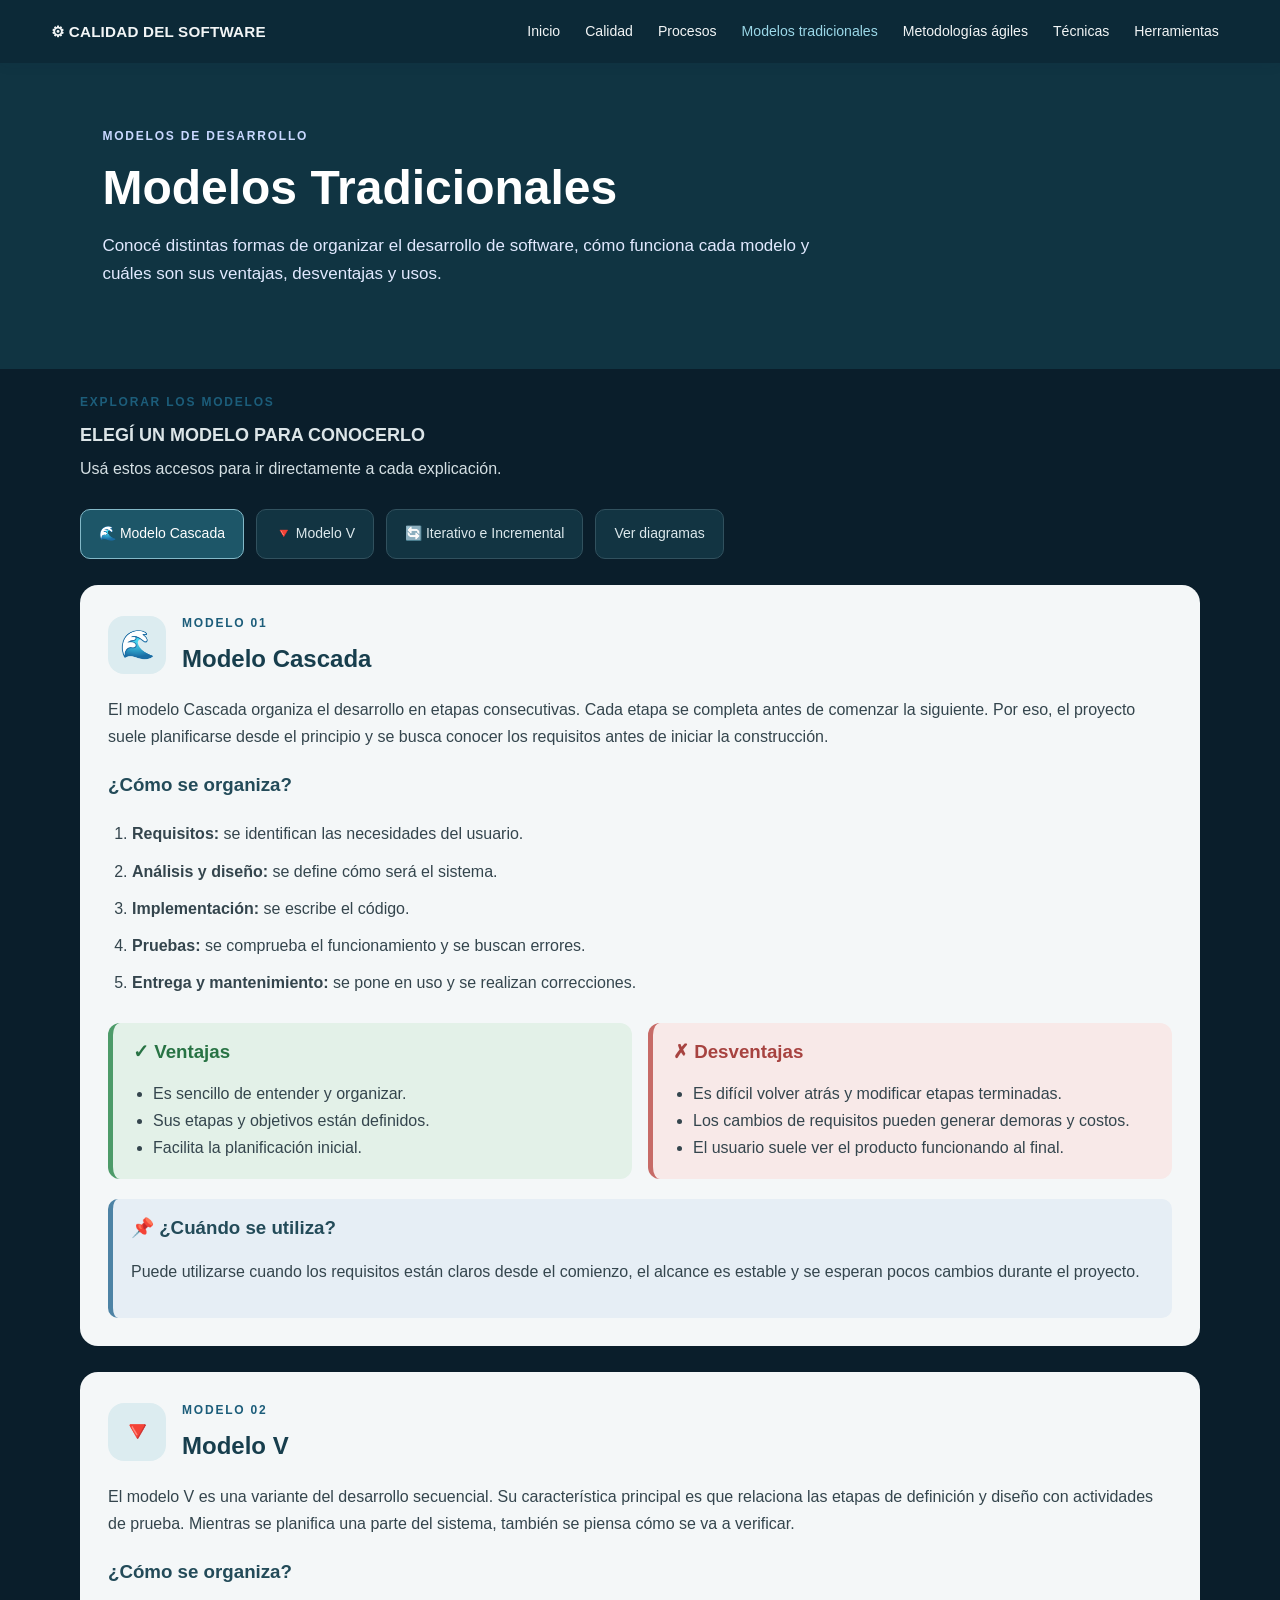
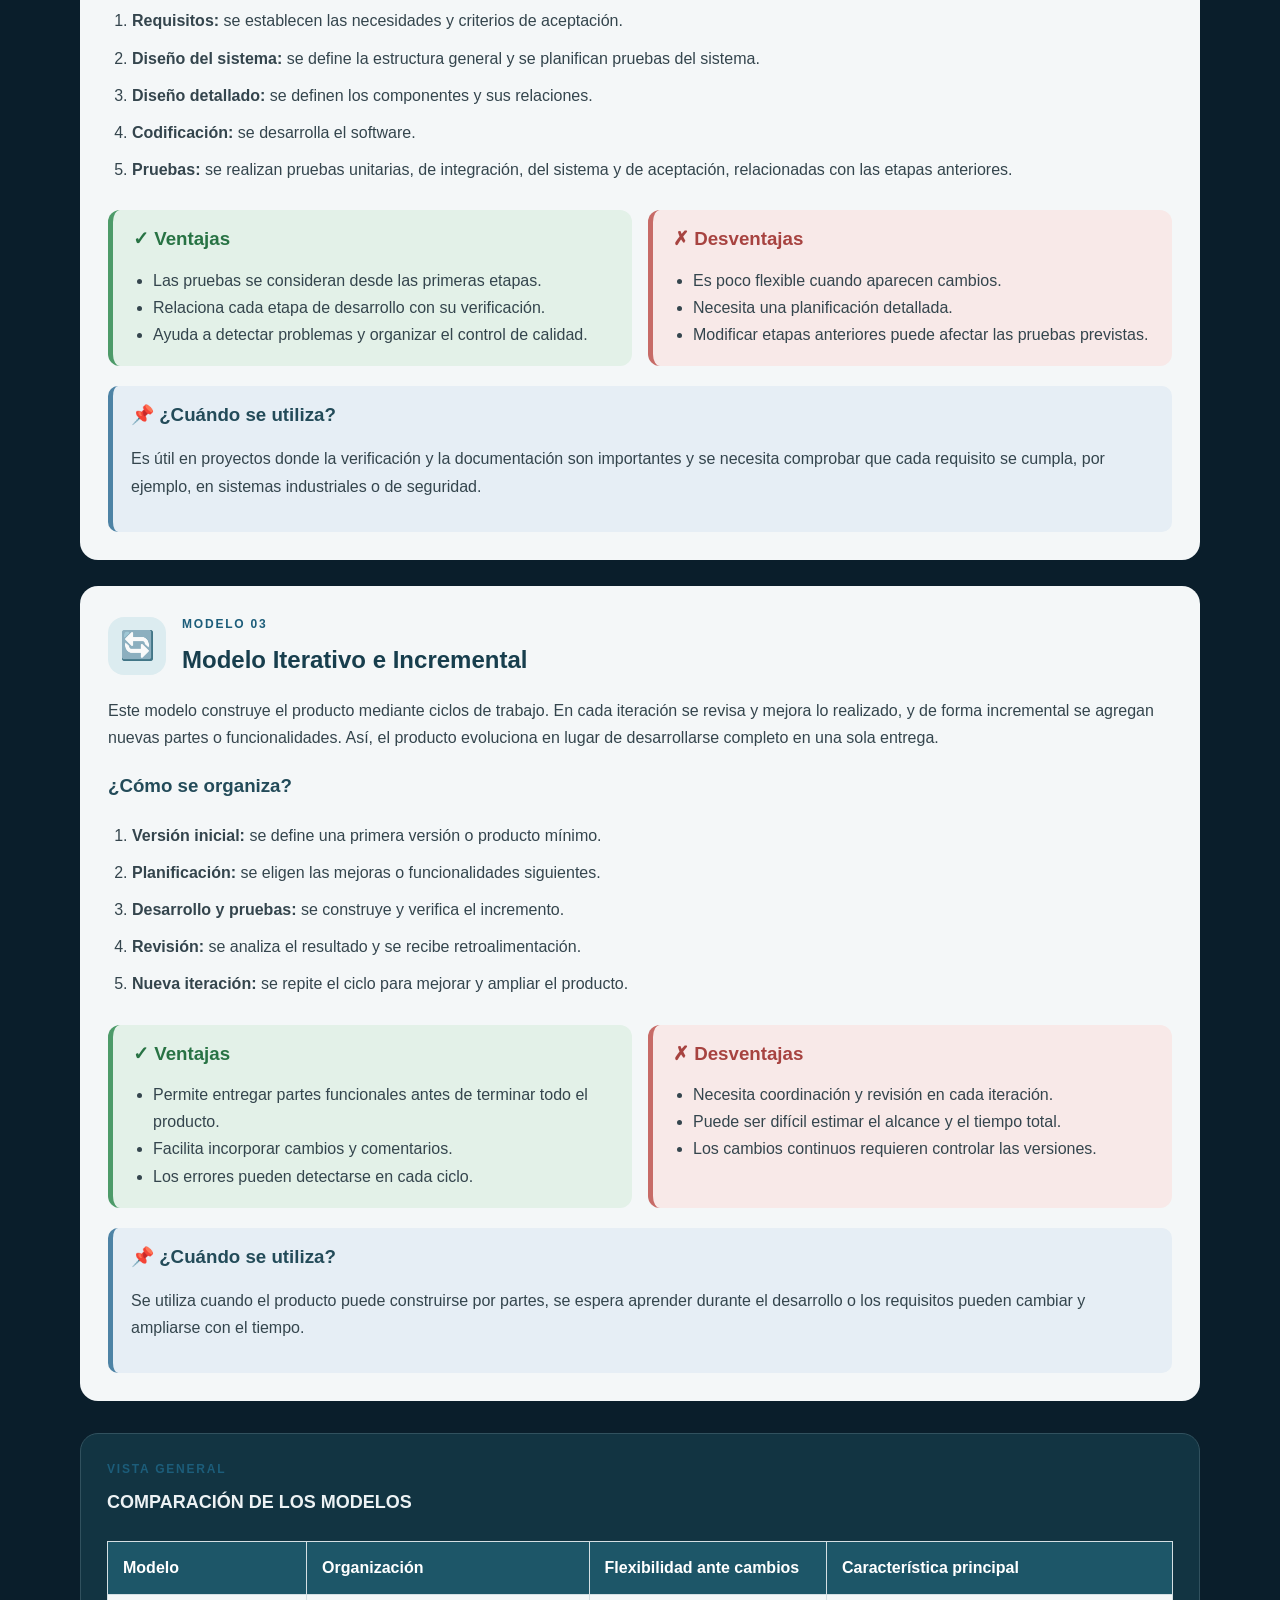
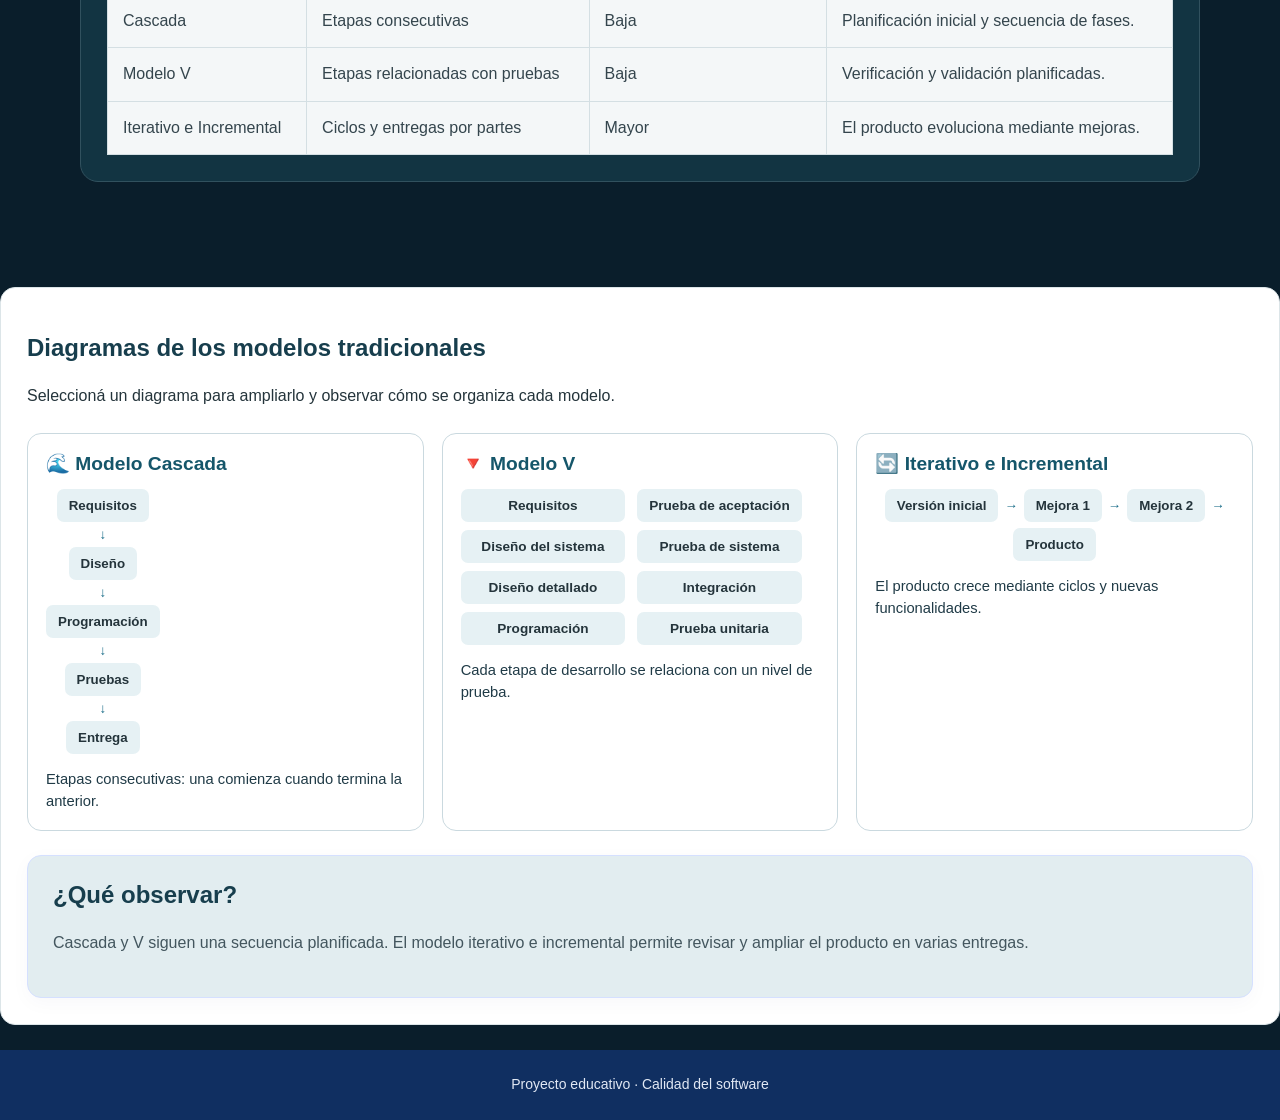
<file: modelos-tradicionales.html>
<!DOCTYPE html>

<html lang="es">
<head>
<meta charset="utf-8"/>
<meta content="width=device-width, initial-scale=1.0" name="viewport"/>
<meta content="Información sobre los modelos tradicionales de desarrollo de software: Cascada, Modelo V e Iterativo e Incremental." name="description"/>
<title>Modelos tradicionales | Calidad del Software</title>
<link href="css/style.css" rel="stylesheet"/>
<script defer="" src="js/script.js"></script>
</head>
<body>
<header class="encabezado">
<a class="logo" href="index.html">⚙ CALIDAD DEL SOFTWARE</a>
<button aria-expanded="false" aria-label="Abrir menú" class="boton-menu" id="botonMenu">☰</button>
<nav aria-label="Navegación principal" class="navegacion" id="navegacion">
<a href="index.html">Inicio</a>
<a href="fundamentos.html">Calidad</a>
<a href="ciclo-vida.html">Procesos</a>
<a href="modelos-tradicionales.html">Modelos tradicionales</a>
<a href="metodologias-agiles.html">Metodologías ágiles</a>
<a href="tecnicas.html">Técnicas</a>
<a href="herramientas.html">Herramientas</a>
</nav></header>
<main>
<section class="cabecera-pagina">
<p class="etiqueta etiqueta-clara">MODELOS DE DESARROLLO</p>
<h1>Modelos Tradicionales</h1>
<p>Conocé distintas formas de organizar el desarrollo de software, cómo funciona cada modelo y cuáles son sus ventajas, desventajas y usos.</p>
</section>
<section class="seccion contenedor modelos-tradicionales">
<div class="encabezado-seccion">
<p class="etiqueta etiqueta-azul">EXPLORAR LOS MODELOS</p>
<h2>Elegí un modelo para conocerlo</h2>
<p>Usá estos accesos para ir directamente a cada explicación.</p>
</div>
<nav aria-label="Navegación entre modelos" class="menu-modelos">
<a class="enlace-modelo activo" href="#cascada">🌊 Modelo Cascada</a>
<a class="enlace-modelo" href="#modelo-v">🔻 Modelo V</a>
<a class="enlace-modelo" href="#iterativo">🔄 Iterativo e Incremental</a>
<a href="#graficos-modelos">Ver diagramas</a></nav>
<article class="modelo-bloque" id="cascada">
<div class="modelo-titulo">
<span class="modelo-icono">🌊</span>
<div>
<p class="etiqueta etiqueta-azul">MODELO 01</p>
<h2>Modelo Cascada</h2>
</div>
</div>
<p>El modelo Cascada organiza el desarrollo en etapas consecutivas. Cada etapa se completa antes de comenzar la siguiente. Por eso, el proyecto suele planificarse desde el principio y se busca conocer los requisitos antes de iniciar la construcción.</p>
<h3>¿Cómo se organiza?</h3>
<ol class="pasos-modelo">
<li><strong>Requisitos:</strong> se identifican las necesidades del usuario.</li>
<li><strong>Análisis y diseño:</strong> se define cómo será el sistema.</li>
<li><strong>Implementación:</strong> se escribe el código.</li>
<li><strong>Pruebas:</strong> se comprueba el funcionamiento y se buscan errores.</li>
<li><strong>Entrega y mantenimiento:</strong> se pone en uso y se realizan correcciones.</li>
</ol>
<div class="comparacion-modelo">
<section class="dato-modelo ventaja-modelo">
<h3>✓ Ventajas</h3>
<ul>
<li>Es sencillo de entender y organizar.</li>
<li>Sus etapas y objetivos están definidos.</li>
<li>Facilita la planificación inicial.</li>
</ul>
</section>
<section class="dato-modelo desventaja-modelo">
<h3>✗ Desventajas</h3>
<ul>
<li>Es difícil volver atrás y modificar etapas terminadas.</li>
<li>Los cambios de requisitos pueden generar demoras y costos.</li>
<li>El usuario suele ver el producto funcionando al final.</li>
</ul>
</section>
</div>
<div class="uso-modelo">
<h3>📌 ¿Cuándo se utiliza?</h3>
<p>Puede utilizarse cuando los requisitos están claros desde el comienzo, el alcance es estable y se esperan pocos cambios durante el proyecto.</p>
</div>
</article>
<article class="modelo-bloque" id="modelo-v">
<div class="modelo-titulo">
<span class="modelo-icono">🔻</span>
<div>
<p class="etiqueta etiqueta-azul">MODELO 02</p>
<h2>Modelo V</h2>
</div>
</div>
<p>El modelo V es una variante del desarrollo secuencial. Su característica principal es que relaciona las etapas de definición y diseño con actividades de prueba. Mientras se planifica una parte del sistema, también se piensa cómo se va a verificar.</p>
<h3>¿Cómo se organiza?</h3>
<ol class="pasos-modelo">
<li><strong>Requisitos:</strong> se establecen las necesidades y criterios de aceptación.</li>
<li><strong>Diseño del sistema:</strong> se define la estructura general y se planifican pruebas del sistema.</li>
<li><strong>Diseño detallado:</strong> se definen los componentes y sus relaciones.</li>
<li><strong>Codificación:</strong> se desarrolla el software.</li>
<li><strong>Pruebas:</strong> se realizan pruebas unitarias, de integración, del sistema y de aceptación, relacionadas con las etapas anteriores.</li>
</ol>
<div class="comparacion-modelo">
<section class="dato-modelo ventaja-modelo">
<h3>✓ Ventajas</h3>
<ul>
<li>Las pruebas se consideran desde las primeras etapas.</li>
<li>Relaciona cada etapa de desarrollo con su verificación.</li>
<li>Ayuda a detectar problemas y organizar el control de calidad.</li>
</ul>
</section>
<section class="dato-modelo desventaja-modelo">
<h3>✗ Desventajas</h3>
<ul>
<li>Es poco flexible cuando aparecen cambios.</li>
<li>Necesita una planificación detallada.</li>
<li>Modificar etapas anteriores puede afectar las pruebas previstas.</li>
</ul>
</section>
</div>
<div class="uso-modelo">
<h3>📌 ¿Cuándo se utiliza?</h3>
<p>Es útil en proyectos donde la verificación y la documentación son importantes y se necesita comprobar que cada requisito se cumpla, por ejemplo, en sistemas industriales o de seguridad.</p>
</div>
</article>
<article class="modelo-bloque" id="iterativo">
<div class="modelo-titulo">
<span class="modelo-icono">🔄</span>
<div>
<p class="etiqueta etiqueta-azul">MODELO 03</p>
<h2>Modelo Iterativo e Incremental</h2>
</div>
</div>
<p>Este modelo construye el producto mediante ciclos de trabajo. En cada iteración se revisa y mejora lo realizado, y de forma incremental se agregan nuevas partes o funcionalidades. Así, el producto evoluciona en lugar de desarrollarse completo en una sola entrega.</p>
<h3>¿Cómo se organiza?</h3>
<ol class="pasos-modelo">
<li><strong>Versión inicial:</strong> se define una primera versión o producto mínimo.</li>
<li><strong>Planificación:</strong> se eligen las mejoras o funcionalidades siguientes.</li>
<li><strong>Desarrollo y pruebas:</strong> se construye y verifica el incremento.</li>
<li><strong>Revisión:</strong> se analiza el resultado y se recibe retroalimentación.</li>
<li><strong>Nueva iteración:</strong> se repite el ciclo para mejorar y ampliar el producto.</li>
</ol>
<div class="comparacion-modelo">
<section class="dato-modelo ventaja-modelo">
<h3>✓ Ventajas</h3>
<ul>
<li>Permite entregar partes funcionales antes de terminar todo el producto.</li>
<li>Facilita incorporar cambios y comentarios.</li>
<li>Los errores pueden detectarse en cada ciclo.</li>
</ul>
</section>
<section class="dato-modelo desventaja-modelo">
<h3>✗ Desventajas</h3>
<ul>
<li>Necesita coordinación y revisión en cada iteración.</li>
<li>Puede ser difícil estimar el alcance y el tiempo total.</li>
<li>Los cambios continuos requieren controlar las versiones.</li>
</ul>
</section>
</div>
<div class="uso-modelo">
<h3>📌 ¿Cuándo se utiliza?</h3>
<p>Se utiliza cuando el producto puede construirse por partes, se espera aprender durante el desarrollo o los requisitos pueden cambiar y ampliarse con el tiempo.</p>
</div>
</article>
<section class="resumen-modelos">
<div class="encabezado-seccion">
<p class="etiqueta etiqueta-azul">VISTA GENERAL</p>
<h2>Comparación de los modelos</h2>
</div>
<div class="tabla-modelos-contenedor">
<table class="tabla-modelos">
<thead>
<tr><th>Modelo</th><th>Organización</th><th>Flexibilidad ante cambios</th><th>Característica principal</th></tr>
</thead>
<tbody>
<tr><td>Cascada</td><td>Etapas consecutivas</td><td>Baja</td><td>Planificación inicial y secuencia de fases.</td></tr>
<tr><td>Modelo V</td><td>Etapas relacionadas con pruebas</td><td>Baja</td><td>Verificación y validación planificadas.</td></tr>
<tr><td>Iterativo e Incremental</td><td>Ciclos y entregas por partes</td><td>Mayor</td><td>El producto evoluciona mediante mejoras.</td></tr>
</tbody>
</table>
</div>
</section>
</section>
<section class="bloque-contenido" id="graficos-modelos"><h2>Diagramas de los modelos tradicionales</h2><p>Seleccioná un diagrama para ampliarlo y observar cómo se organiza cada modelo.</p><div class="galeria-graficos">
<button aria-label="Ampliar gráfico del modelo Cascada" class="grafico-ampliable" data-titulo="Modelo Cascada"><span class="grafico-titulo">🌊 Modelo Cascada</span><span class="flujo-vertical"><b>Requisitos</b><i>↓</i><b>Diseño</b><i>↓</i><b>Programación</b><i>↓</i><b>Pruebas</b><i>↓</i><b>Entrega</b></span><span class="descripcion-grafico">Etapas consecutivas: una comienza cuando termina la anterior.</span></button>
<button aria-label="Ampliar gráfico del modelo V" class="grafico-ampliable" data-titulo="Modelo V"><span class="grafico-titulo">🔻 Modelo V</span><span class="flujo-v"><span><b>Requisitos</b><b>Diseño del sistema</b><b>Diseño detallado</b><b>Programación</b></span><span><b>Prueba de aceptación</b><b>Prueba de sistema</b><b>Integración</b><b>Prueba unitaria</b></span></span><span class="descripcion-grafico">Cada etapa de desarrollo se relaciona con un nivel de prueba.</span></button>
<button aria-label="Ampliar gráfico del modelo Iterativo e Incremental" class="grafico-ampliable" data-titulo="Modelo Iterativo e Incremental"><span class="grafico-titulo">🔄 Iterativo e Incremental</span><span class="flujo-horizontal"><b>Versión inicial</b><i>→</i><b>Mejora 1</b><i>→</i><b>Mejora 2</b><i>→</i><b>Producto</b></span><span class="descripcion-grafico">El producto crece mediante ciclos y nuevas funcionalidades.</span></button>
</div><div class="panel panel-azul"><h2>¿Qué observar?</h2><p>Cascada y V siguen una secuencia planificada. El modelo iterativo e incremental permite revisar y ampliar el producto en varias entregas.</p></div><div aria-hidden="true" aria-label="Gráfico ampliado" aria-modal="true" class="visor-grafico" id="visorGrafico" role="dialog"><button aria-label="Cerrar gráfico" class="cerrar-visor" id="cerrarVisor">×</button><h2 id="tituloVisor"></h2><div id="contenidoVisor"></div><p>Presioná Escape o el botón × para cerrar.</p></div></section></main>
<footer class="pie">
<p>Proyecto educativo · Calidad del software</p>
</footer>
</body>
</html>
</file>
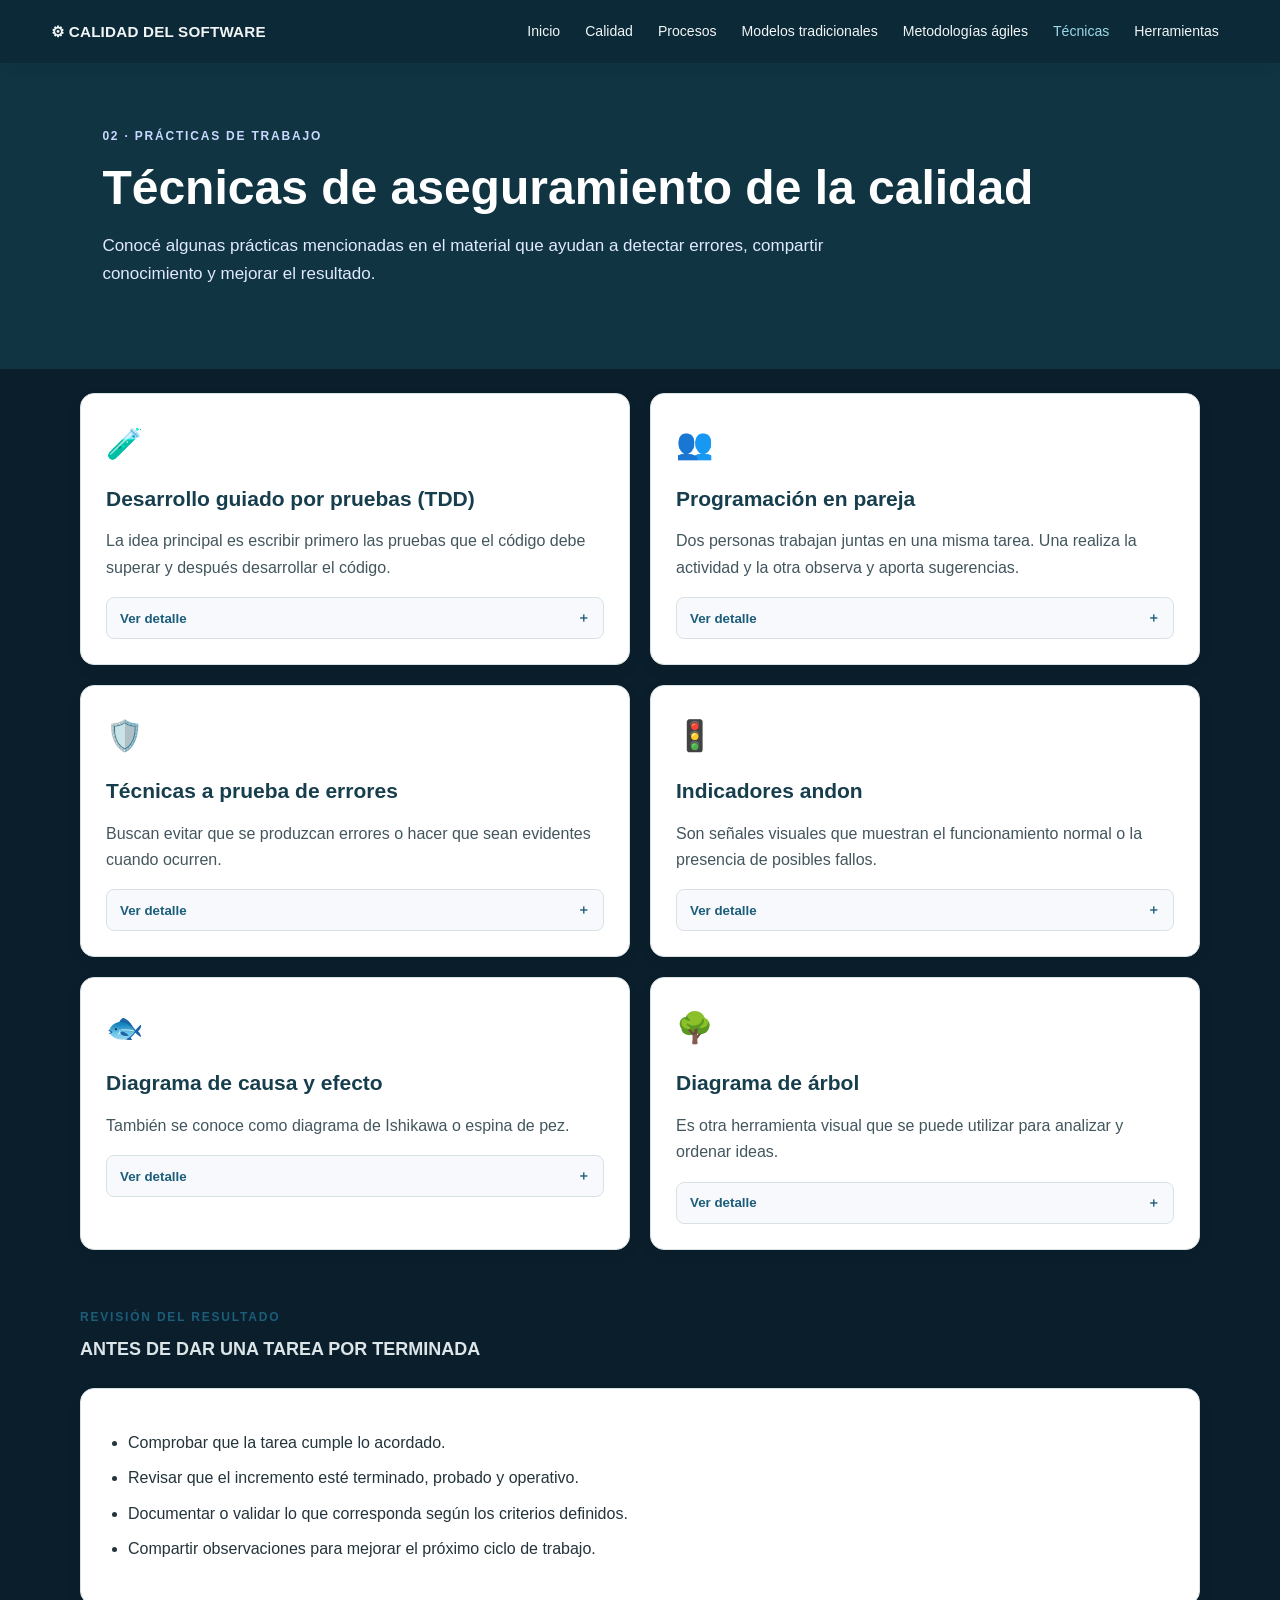
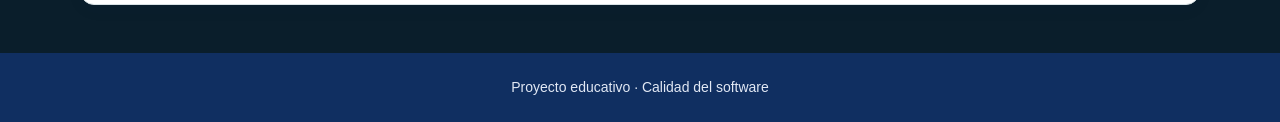
<file: tecnicas.html>
<!DOCTYPE html>

<html lang="es">
<head>
<meta charset="utf-8"/>
<meta content="width=device-width, initial-scale=1.0" name="viewport"/>
<title>Técnicas de calidad | CalidadSoft</title>
<link href="css/style.css" rel="stylesheet"/>
<script defer="" src="js/script.js"></script>
</head>
<body>
<header class="encabezado">
<a class="logo" href="index.html">⚙ CALIDAD DEL SOFTWARE</a>
<button aria-expanded="false" aria-label="Abrir menú" class="boton-menu" id="botonMenu">☰</button>
<nav aria-label="Navegación principal" class="navegacion" id="navegacion">
<a href="index.html">Inicio</a>
<a href="fundamentos.html">Calidad</a>
<a href="ciclo-vida.html">Procesos</a>
<a href="modelos-tradicionales.html">Modelos tradicionales</a>
<a href="metodologias-agiles.html">Metodologías ágiles</a>
<a href="tecnicas.html">Técnicas</a>
<a href="herramientas.html">Herramientas</a>
</nav></header>
<main>
<section class="cabecera-pagina">
<p class="etiqueta etiqueta-clara">02 · PRÁCTICAS DE TRABAJO</p>
<h1>Técnicas de aseguramiento de la calidad</h1>
<p>Conocé algunas prácticas mencionadas en el material que ayudan a detectar errores, compartir conocimiento
                y mejorar el resultado.</p>
</section>
<section class="seccion contenedor">
<div class="rejilla dos-columnas tarjetas-desplegables">
<article class="tarjeta tarjeta-interactiva">
<div class="icono">🧪</div>
<h2>Desarrollo guiado por pruebas (TDD)</h2>
<p>La idea principal es escribir primero las pruebas que el código debe superar y después
                        desarrollar el código.</p>
<button aria-expanded="false" class="boton-detalle">Ver detalle <span>＋</span></button>
<div class="detalle oculto">
<p><strong>Ejemplo sencillo:</strong> antes de escribir una función que suma dos números, se
                            define una prueba que compruebe que 2 + 3 da 5. Luego se escribe el código necesario para
                            pasarla.</p>
</div>
</article>
<article class="tarjeta tarjeta-interactiva">
<div class="icono">👥</div>
<h2>Programación en pareja</h2>
<p>Dos personas trabajan juntas en una misma tarea. Una realiza la actividad y la otra observa y
                        aporta sugerencias.</p>
<button aria-expanded="false" class="boton-detalle">Ver detalle <span>＋</span></button>
<div class="detalle oculto">
<p><strong>¿Qué aporta?</strong> Permite compartir conocimientos y detectar posibles problemas
                            mientras se realiza el trabajo.</p>
</div>
</article>
<article class="tarjeta tarjeta-interactiva">
<div class="icono">🛡️</div>
<h2>Técnicas a prueba de errores</h2>
<p>Buscan evitar que se produzcan errores o hacer que sean evidentes cuando ocurren.</p>
<button aria-expanded="false" class="boton-detalle">Ver detalle <span>＋</span></button>
<div class="detalle oculto">
<p><strong>Ejemplo del material:</strong> los correctores de sintaxis de programación resaltan
                            errores para que el equipo pueda identificarlos.</p>
</div>
</article>
<article class="tarjeta tarjeta-interactiva">
<div class="icono">🚦</div>
<h2>Indicadores andon</h2>
<p>Son señales visuales que muestran el funcionamiento normal o la presencia de posibles fallos.</p>
<button aria-expanded="false" class="boton-detalle">Ver detalle <span>＋</span></button>
<div class="detalle oculto">
<p><strong>¿Para qué sirven?</strong> Para advertir al equipo de una situación que necesita
                            atención de manera clara y rápida.</p>
</div>
</article>
<article class="tarjeta tarjeta-interactiva">
<div class="icono">🐟</div>
<h2>Diagrama de causa y efecto</h2>
<p>También se conoce como diagrama de Ishikawa o espina de pez.</p>
<button aria-expanded="false" class="boton-detalle">Ver detalle <span>＋</span></button>
<div class="detalle oculto">
<p><strong>Uso:</strong> organizar posibles causas relacionadas con un problema para facilitar
                            su análisis durante una retrospectiva.</p>
</div>
</article>
<article class="tarjeta tarjeta-interactiva">
<div class="icono">🌳</div>
<h2>Diagrama de árbol</h2>
<p>Es otra herramienta visual que se puede utilizar para analizar y ordenar ideas.</p>
<button aria-expanded="false" class="boton-detalle">Ver detalle <span>＋</span></button>
<div class="detalle oculto">
<p><strong>Uso:</strong> separar una cuestión general en elementos más pequeños para hacerla más
                            fácil de revisar.</p>
</div>
</article>
</div>
<div class="encabezado-seccion margen-arriba">
<p class="etiqueta etiqueta-azul">REVISIÓN DEL RESULTADO</p>
<h2>Antes de dar una tarea por terminada</h2>
</div>
<div class="panel">
<ul class="lista">
<li>Comprobar que la tarea cumple lo acordado.</li>
<li>Revisar que el incremento esté terminado, probado y operativo.</li>
<li>Documentar o validar lo que corresponda según los criterios definidos.</li>
<li>Compartir observaciones para mejorar el próximo ciclo de trabajo.</li>
</ul>
</div>
</section>
</main>
<footer class="pie">
<p>Proyecto educativo · Calidad del software</p>
</footer>
</body>
</html>
</file>
<file: css/style.css>
/* =========================
   ESTILOS GENERALES
   ========================= */
:root {
    --azul-oscuro: #091d2b;
    --azul: #1c5d7a;
    --azul-claro: #e2edf0;
    --texto: #24343b;
    --gris: #7c898e;
    --fondo: #0a1e2b;
    --blanco: #ffffff;
    --borde: #d8e2e5;
}

* {
    box-sizing: border-box;
}

html {
    scroll-behavior: smooth;
}

body {
    margin: 0;
    font-family: Arial, sans-serif;
    color: var(--texto);
    background: var(--fondo);
    line-height: 1.65;
}

a {
    text-decoration: none;
}

p {
    margin-top: 0;
}

h1,
h2,
h3 {
    line-height: 1.2;
}

.contenedor {
    width: min(1120px, 88%);
    margin: 0 auto;
}

.seccion {
    padding-top: 25px;
    padding-bottom: 48px;
}

.margen-arriba {
    margin-top: 58px;
}

/* =========================
   NAVEGACIÓN
   ========================= */
.encabezado {
    position: sticky;
    top: 0;
    z-index: 10;
    background: var(--blanco);
    padding: 15px 6%;
    display: flex;
    justify-content: space-between;
    align-items: center;
    gap: 24px;
    box-shadow: 0 2px 12px #14264b12;
}

.logo {
    color: #f2f5f6;
    font-size: 21px;
    font-weight: 800;
    white-space: nowrap;
}

.logo span {
    color: var(--azul);
}

.navegacion {
    display: flex;
    align-items: center;
    gap: 20px;
}

.navegacion a {
    color: #e1e9ec;
    font-size: 14px;
    font-weight: 600;
}

.navegacion a:hover,
.navegacion a.activo {
    color: #8bc4d3;
}

.boton-menu {
    display: none;
    border: 0;
    border-radius: 8px;
    padding: 6px 10px;
    background: var(--azul-claro);
    color: var(--azul-oscuro);
    font-size: 25px;
    cursor: pointer;
}

/* =========================
   PORTADA
   ========================= */
.portada {
    background: linear-gradient(125deg, var(--azul-oscuro), #3159ad);
    color: white;
    padding: 86px 8%;
    min-height: 430px;
    display: flex;
    justify-content: space-between;
    align-items: center;
    gap: 45px;
}

.portada-contenido {
    max-width: 690px;
}

.portada h1 {
    max-width: 680px;
    font-size: clamp(30px, 3vw, 42px);
    margin: 12px 0 14px;
    letter-spacing: -0.5px;
    text-transform: uppercase;
}

.portada p {
    max-width: 630px;
    color: #e1e9ec;
    font-size: 17px;
}

.etiqueta {
    font-size: 12px;
    font-weight: 800;
    letter-spacing: 1.8px;
    color: #bfcfff;
    margin-bottom: 12px;
}

.etiqueta-azul {
    color: var(--azul);
}

.etiqueta-clara {
    color: #c9d8ff;
}

.boton {
    display: inline-block;
    border: 0;
    border-radius: 9px;
    padding: 12px 19px;
    font-weight: 700;
    cursor: pointer;
    transition: transform .2s, background .2s;
}

.boton:hover {
    transform: translateY(-2px);
}

.boton-claro {
    background: #071923;
    color: white;
    border: 1px solid #2a718d;
    margin-top: 4px;
}

.boton-claro:hover {
    background: #174151;
}

.portada-ilustracion {
    position: relative;
    width: 280px;
    min-width: 230px;
    height: 240px;
    display: grid;
    place-items: center;
}

.circulo-grande {
    width: 185px;
    height: 185px;
    border: 2px solid #b7c9ff;
    border-radius: 50%;
    display: grid;
    place-items: center;
    color: #fff;
    font-size: 86px;
    background: #ffffff15;
    box-shadow: 0 0 0 22px #ffffff0a;
}

.mini-tarjeta {
    position: absolute;
    background: white;
    color: var(--azul-oscuro);
    padding: 10px 15px;
    border-radius: 9px;
    font-size: 13px;
    font-weight: 700;
    box-shadow: 0 10px 25px #0c1c3e40;
}

.mini-uno {
    top: 12px;
    right: -4px;
}

.mini-dos {
    bottom: 12px;
    left: -4px;
}

/* =========================
   SECCIONES Y TARJETAS
   ========================= */
.encabezado-seccion {
    max-width: 700px;
    margin-bottom: 27px;
}

.encabezado-seccion h2 {
    font-size: clamp(27px, 3vw, 36px);
    margin: 5px 0 10px;
}

.encabezado-seccion p:not(.etiqueta) {
    color: var(--gris);
}

.rejilla {
    display: grid;
    gap: 20px;
}

.tarjetas-inicio {
    grid-template-columns: repeat(4, minmax(0, 1fr));
}

.tres-columnas {
    grid-template-columns: repeat(3, minmax(0, 1fr));
}

.dos-columnas {
    grid-template-columns: repeat(2, minmax(0, 1fr));
}

.tarjeta,
.panel {
    background: var(--blanco);
    padding: 25px;
    border: 1px solid var(--borde);
    border-radius: 14px;
    box-shadow: 0 5px 20px #172b5708;
}

.tarjeta {
    transition: transform .2s, box-shadow .2s;
}

.tarjeta:hover {
    transform: translateY(-3px);
    box-shadow: 0 12px 25px #172b5712;
}

.tarjeta h3 {
    margin: 12px 0 9px;
    font-size: 20px;
}

.tarjeta p,
.panel p {
    color: var(--gris);
}

.icono {
    font-size: 30px;
    margin-bottom: 12px;
}

.enlace {
    display: inline-block;
    color: var(--azul);
    font-weight: 700;
    font-size: 14px;
    margin-top: 6px;
}

.enlace span {
    margin-left: 5px;
}

.franja {
    margin-bottom: 65px;
    background: var(--azul-oscuro);
    color: white;
    padding: 35px 40px;
    border-radius: 16px;
    display: flex;
    justify-content: space-between;
    align-items: center;
    gap: 25px;
}

.franja h2 {
    margin: 0 0 10px;
    max-width: 600px;
}

.franja p:not(.etiqueta) {
    color: #d8e2ff;
    margin-bottom: 0;
    max-width: 650px;
}

.boton-borde {
    border: 1px solid #b9caff;
    color: white;
    white-space: nowrap;
}

.boton-borde:hover {
    background: #ffffff18;
}

/* =========================
   CABECERAS INTERIORES
   ========================= */
.cabecera-pagina {
    padding: 64px 8%;
    background: linear-gradient(125deg, var(--azul-oscuro), #3159ad);
    color: white;
}

.cabecera-pagina h1 {
    font-size: clamp(34px, 4.5vw, 48px);
    margin: 10px 0 15px;
}

.cabecera-pagina p:not(.etiqueta) {
    max-width: 760px;
    color: #e1e9ff;
    font-size: 17px;
}

.panel-azul {
    background: var(--azul-claro);
    border-color: #d5e0ff;
}

.panel-azul p {
    color: #465675;
}

.lista {
    padding-left: 22px;
}

.lista li {
    margin-bottom: 9px;
}

.nota {
    font-size: 13px;
    color: var(--gris);
    margin-top: 20px;
}

.aviso {
    padding: 17px 20px;
    background: #fff8e7;
    color: #6b5119;
    border: 1px solid #f1dfad;
    border-radius: 10px;
    margin-bottom: 25px;
}

/* =========================
   PESTAÑAS
   ========================= */
.pestanas {
    display: flex;
    gap: 8px;
    border-bottom: 1px solid var(--borde);
}

.pestana {
    border: 1px solid var(--borde);
    border-bottom: 0;
    padding: 12px 20px;
    background: #edf1f8;
    color: var(--texto);
    border-radius: 9px 9px 0 0;
    cursor: pointer;
    font-weight: 700;
}

.pestana.activa {
    background: var(--azul);
    color: white;
    border-color: var(--azul);
}

.panel-pestana {
    background: white;
    padding: 25px;
    border: 1px solid var(--borde);
    border-radius: 0 10px 10px 10px;
}

.panel-pestana p {
    color: var(--gris);
    margin-bottom: 0;
}

.oculto {
    display: none !important;
}

/* =========================
   TARJETAS DESPLEGABLES
   ========================= */
.tarjeta-interactiva h2 {
    font-size: 21px;
}

.boton-detalle {
    width: 100%;
    display: flex;
    justify-content: space-between;
    align-items: center;
    border: 1px solid var(--borde);
    border-radius: 8px;
    padding: 11px 13px;
    background: #f7f9fd;
    color: var(--azul);
    font-weight: 700;
    cursor: pointer;
    margin-top: 10px;
}

.boton-detalle:hover {
    background: var(--azul-claro);
}

.detalle {
    margin-top: 14px;
    padding-top: 12px;
    border-top: 1px solid var(--borde);
}

.detalle p {
    margin-bottom: 0;
}

/* =========================
   FILTROS
   ========================= */
.filtros {
    display: flex;
    flex-wrap: wrap;
    gap: 10px;
    margin-bottom: 25px;
}

.filtro {
    padding: 10px 16px;
    border: 1px solid var(--borde);
    border-radius: 30px;
    background: white;
    color: var(--texto);
    font-weight: 700;
    cursor: pointer;
}

.filtro:hover {
    border-color: var(--azul);
}

.filtro.activo {
    background: var(--azul);
    border-color: var(--azul);
    color: white;
}

.categoria {
    display: inline-block;
    padding: 4px 9px;
    background: var(--azul-claro);
    color: var(--azul);
    border-radius: 30px;
    font-size: 12px;
    font-weight: 700;
}

.etiqueta-fuente {
    font-size: 12px;
    font-weight: 700;
    color: #8290a6 !important;
    margin-bottom: 0;
}

/* =========================
   LÍNEA DE TIEMPO
   ========================= */
.linea-tiempo {
    max-width: 820px;
    margin: 0 auto;
    position: relative;
}

.linea-tiempo::before {
    content: "";
    position: absolute;
    top: 15px;
    bottom: 15px;
    left: 24px;
    width: 3px;
    background: #d6e0fb;
}

.etapa {
    position: relative;
    display: flex;
    gap: 22px;
    margin-bottom: 20px;
    outline: none;
}

.numero-etapa {
    position: relative;
    z-index: 1;
    flex: 0 0 50px;
    height: 50px;
    display: grid;
    place-items: center;
    border-radius: 50%;
    background: var(--azul);
    color: white;
    font-weight: 800;
    border: 4px solid var(--fondo);
    transition: transform .2s, background .2s;
}

.contenido-etapa {
    flex: 1;
    background: white;
    border: 1px solid var(--borde);
    border-radius: 12px;
    padding: 20px 23px;
}

.contenido-etapa h3 {
    margin: 0 0 8px;
}

.contenido-etapa p {
    color: var(--gris);
    margin-bottom: 8px;
}

.contenido-etapa .resultado {
    font-size: 14px;
    margin-bottom: 0;
    color: var(--azul-oscuro);
}

.etapa:hover .numero-etapa,
.etapa:focus .numero-etapa {
    transform: scale(1.08);
    background: #1b8a75;
}

.etapa:hover .contenido-etapa,
.etapa:focus .contenido-etapa {
    border-color: #9fb5f3;
}

.panel h2 {
    margin-top: 0;
}

/* =========================
   PIE Y RESPONSIVE
   ========================= */
.pie {
    text-align: center;
    padding: 23px;
    background: var(--azul-oscuro);
    color: #dce5ff;
    font-size: 14px;
}

.pie p {
    margin: 0;
}

@media (max-width: 1000px) {
    .tarjetas-inicio {
        grid-template-columns: repeat(2, minmax(0, 1fr));
    }

    .navegacion {
        gap: 12px;
    }

    .navegacion a {
        font-size: 13px;
    }

    .portada {
        padding-left: 6%;
        padding-right: 6%;
    }
}

@media (max-width: 760px) {
    .encabezado {
        flex-wrap: wrap;
        padding: 13px 6%;
    }

    .boton-menu {
        display: block;
    }

    .navegacion {
        display: none;
        width: 100%;
        flex-direction: column;
        align-items: stretch;
        gap: 0;
        padding-top: 8px;
    }

    .navegacion.abierta {
        display: flex;
    }

    .navegacion a {
        padding: 10px 4px;
        border-top: 1px solid var(--borde);
        font-size: 15px;
    }

    .portada {
        min-height: auto;
        padding: 58px 7%;
    }

    .portada-ilustracion {
        display: none;
    }

    .seccion {
        padding-top: 42px;
        padding-bottom: 42px;
    }

    .dos-columnas,
    .tres-columnas {
        grid-template-columns: 1fr;
    }

    .franja {
        flex-direction: column;
        align-items: flex-start;
        margin-bottom: 40px;
        padding: 28px;
    }

    .cabecera-pagina {
        padding: 48px 7%;
    }

    .margen-arriba {
        margin-top: 40px;
    }
}

@media (max-width: 480px) {
    .tarjetas-inicio {
        grid-template-columns: 1fr;
    }

    .portada h1 {
        font-size: 36px;
    }

    .contenedor {
        width: 90%;
    }

    .tarjeta,
    .panel {
        padding: 21px;
    }

    .contenido-etapa {
        padding: 16px;
    }

    .etapa {
        gap: 12px;
    }

    .numero-etapa {
        flex-basis: 44px;
        height: 44px;
    }

    .linea-tiempo::before {
        left: 20px;
    }

    .pestana {
        padding: 10px 13px;
    }
}


/* Ajustes visuales inspirados en la referencia entregada */
body {
    background: #0a1e2b;
    color: #edf2f4;
}

.encabezado {
    background: #0c2937;
}

.logo {
    font-size: 15px;
    letter-spacing: .2px;
    text-transform: uppercase;
}

.logo span {
    color: #b5cbd0;
}

.navegacion a {
    font-size: 12px;
    font-weight: 500;
}

.portada {
    background: #103442;
    border-radius: 30px;
}

.portada-contenido {
    max-width: 820px;
}

.portada .etiqueta {
    display: none;
}

.portada-ilustracion {
    display: none;
}

.seccion {
    padding-top: 24px;
}

.encabezado-seccion h2 {
    color: #dce5e8;
    font-size: 18px;
    text-transform: uppercase;
}

.encabezado-seccion p:not(.etiqueta) {
    color: #aab8bd;
}

.tarjetas-inicio {
    gap: 14px;
}

.tarjetas-inicio .tarjeta {
    min-height: 130px;
    padding: 22px 20px;
    border-radius: 22px;
}

.tarjetas-inicio .tarjeta:nth-child(1) {
    border-top: 2px solid #86b8c7;
}

.tarjetas-inicio .tarjeta:nth-child(2) {
    border-top: 2px solid #9ccfba;
}

.tarjetas-inicio .tarjeta:nth-child(3) {
    border-top: 2px solid #b7a5d9;
}

.tarjetas-inicio .tarjeta:nth-child(4) {
    border-top: 2px solid #d5b98b;
}

.tarjetas-inicio .icono {
    display: none;
}

.tarjetas-inicio .tarjeta h3 {
    font-size: 15px;
    color: #78858b;
    margin-top: 10px;
}

.tarjetas-inicio .tarjeta p {
    color: #7e8a90;
    font-size: 12px;
}

.tarjetas-inicio .enlace {
    color: #7e8a90;
    font-size: 12px;
    font-weight: 500;
}

.franja {
    border-radius: 14px;
}

.cabecera-pagina {
    background: #103442;
}

.panel,
.tarjeta:not(.tarjetas-inicio .tarjeta) {
    color: var(--texto);
}

.panel h2,
.panel h3,
.tarjeta h2,
.tarjeta h3 {
    color: #34454d;
}

.pie {
    background: #102f61;
    color: #e1e8f4;
}

@media (max-width: 760px) {
    .portada {
        margin: 18px 4% 0;
        padding: 36px 7%;
        border-radius: 24px;
    }

    .portada h1 {
        font-size: 30px;
    }

    .portada p {
        font-size: 15px;
    }

    .navegacion {
        background: #0c2937;
    }

    .navegacion a {
        color: #e1e9ec;
    }
}

@media (min-width: 1001px) {
    .portada {
        margin: 28px 3% 0;
        padding: 34px 4%;
        min-height: 220px;
    }

    .tarjetas-inicio .tarjeta:nth-child(5) {
        grid-column: 2;
    }

    .tarjetas-inicio .tarjeta:nth-child(6) {
        grid-column: 3;
    }
}

@media (max-width: 1000px) {

    .tarjetas-inicio .tarjeta:nth-child(5),
    .tarjetas-inicio .tarjeta:nth-child(6) {
        grid-column: auto;
    }
}


/* Navegación ajustada a la imagen de referencia */
.encabezado {
    display: flex;
    align-items: center;
    justify-content: space-between;
    gap: 24px;
    padding: 15px 3%;
    background: #0c2937;
}

.logo {
    white-space: nowrap;
    font-size: 14px;
    font-weight: 800;
    color: #f2f5f6;
}

.logo span {
    color: #f2f5f6;
}

.navegacion {
    display: flex;
    align-items: center;
    justify-content: flex-end;
    gap: clamp(12px, 2.2vw, 34px);
}

.navegacion a {
    white-space: nowrap;
    font-size: 11px;
    color: #e1e9ec;
}

.navegacion a:hover,
.navegacion a.activo {
    color: #8bc4d3;
}

@media (max-width: 1050px) {
    .encabezado {
        gap: 14px;
    }

    .logo {
        font-size: 12px;
    }

    .navegacion {
        gap: 12px;
    }

    .navegacion a {
        font-size: 10px;
    }
}

@media (max-width: 760px) {
    .encabezado {
        flex-wrap: wrap;
    }

    .logo {
        white-space: normal;
        max-width: calc(100% - 60px);
    }

    .navegacion {
        display: none;
        flex-direction: column;
        align-items: stretch;
        width: 100%;
        padding: 12px 0;
        gap: 0;
    }

    .navegacion.abierto {
        display: flex;
    }

    .navegacion a {
        padding: 11px 8px;
        font-size: 13px;
    }
}

/* SECCION: MODELOS TRADICIONALES */
.menu-modelos {
    display: flex;
    flex-wrap: wrap;
    gap: 12px;
    margin: 24px 0;
}

.menu-modelos a {
    display: inline-block;
    padding: 12px 18px;
    border: 1px solid #31515e;
    border-radius: 10px;
    color: #dce8ec;
    background: #123442;
    text-decoration: none;
    font-size: 14px;
    transition: background .2s, border-color .2s;
}

.menu-modelos a:hover,
.menu-modelos a.activo {
    background: #1d5668;
    border-color: #83b9c8;
    color: #ffffff;
}

.modelo-bloque {
    background: #f4f7f8;
    color: #34454d;
    border-radius: 18px;
    padding: 28px;
    margin: 26px 0;
    scroll-margin-top: 22px;
}

.modelo-titulo {
    display: flex;
    align-items: center;
    gap: 16px;
    margin-bottom: 18px;
}

.modelo-titulo h2 {
    color: #173e4d;
    margin: 4px 0;
}

.modelo-icono {
    display: flex;
    align-items: center;
    justify-content: center;
    width: 58px;
    height: 58px;
    flex-shrink: 0;
    border-radius: 16px;
    background: #dcecf0;
    font-size: 28px;
}

.modelo-bloque h3 {
    color: #234b59;
    margin-top: 24px;
}

.modelo-bloque p,
.modelo-bloque li {
    line-height: 1.7;
}

.pasos-modelo {
    padding-left: 24px;
}

.pasos-modelo li {
    padding: 5px 0;
}

.comparacion-modelo {
    display: grid;
    grid-template-columns: repeat(2, minmax(0, 1fr));
    gap: 16px;
    margin-top: 22px;
}

.dato-modelo {
    padding: 18px 20px;
    border-radius: 12px;
}

.dato-modelo h3 {
    margin: 0 0 10px;
}

.dato-modelo ul {
    margin-bottom: 0;
    padding-left: 20px;
}

.ventaja-modelo {
    background: #e3f1e8;
    border-left: 5px solid #4d9b69;
}

.ventaja-modelo h3 {
    color: #287344;
}

.desventaja-modelo {
    background: #f8e9e8;
    border-left: 5px solid #c76b67;
}

.desventaja-modelo h3 {
    color: #a74340;
}

.uso-modelo {
    background: #e6eef5;
    border-left: 5px solid #4d83a5;
    border-radius: 10px;
    padding: 4px 18px 16px;
    margin-top: 20px;
}

.uso-modelo h3 {
    margin-top: 14px;
}

.resumen-modelos {
    background: #123442;
    border: 1px solid #31515e;
    border-radius: 18px;
    padding: 26px;
    margin: 32px 0;
}

.resumen-modelos .encabezado-seccion h2 {
    color: #edf2f4;
}

.tabla-modelos-contenedor {
    overflow-x: auto;
}

.tabla-modelos {
    width: 100%;
    border-collapse: collapse;
    min-width: 620px;
    background: #f4f7f8;
    color: #34454d;
}

.tabla-modelos th,
.tabla-modelos td {
    padding: 13px 15px;
    border: 1px solid #d4dfe3;
    text-align: left;
}

.tabla-modelos th {
    background: #1d5668;
    color: white;
}

@media (max-width: 760px) {
    .comparacion-modelo {
        grid-template-columns: 1fr;
    }

    .modelo-bloque,
    .resumen-modelos {
        padding: 20px;
    }

    .menu-modelos {
        flex-direction: column;
    }

    .menu-modelos a {
        text-align: center;
    }
}


/* HISTORIAS 7, 8, 9, 10, 18 Y 19 */
.titulo-pagina{background:#123442;color:#fff;text-align:center;padding:55px 20px 45px}.titulo-pagina h1{font-size:clamp(2rem,5vw,3rem);margin:8px 0}.titulo-pagina p{max-width:800px;margin:10px auto;line-height:1.7}.pagina-contenido{padding-top:30px;padding-bottom:50px}.subnav{display:flex;flex-wrap:wrap;gap:10px;margin:10px 0 28px}.subnav a{background:#e7f0f3;color:#17495b;padding:10px 15px;border-radius:8px;text-decoration:none;font-weight:bold}.subnav a:hover{background:#1d687e;color:#fff}.bloque-contenido{padding:26px;margin:25px 0;background:#fff;border:1px solid #dce5e8;border-radius:15px;scroll-margin-top:20px}.bloque-contenido h2{color:#15566a}.valores-agiles .tarjeta{border-top:4px solid #1d7188}.lista-dos-columnas{columns:2;line-height:1.8}.tablero-kanban{display:grid;grid-template-columns:repeat(3,1fr);gap:12px;margin:20px 0}.tablero-kanban>div,.tablero-kanban>span{background:#e9f1f4;padding:14px;border-radius:10px;min-width:0}.tablero-kanban h3,.tablero-kanban b{display:block;color:#15566a;margin:0 0 10px}.tablero-kanban article,.tablero-kanban small{display:block;background:white;border:1px solid #d4e0e4;padding:10px;border-radius:7px;margin:8px 0}.galeria-graficos{display:grid;grid-template-columns:repeat(3,minmax(0,1fr));gap:18px;margin:24px 0}.grafico-ampliable{display:flex;flex-direction:column;gap:14px;text-align:left;background:#fff;border:1px solid #cad9df;border-radius:14px;padding:18px;cursor:pointer;color:#203b47;min-width:0}.grafico-ampliable:hover,.grafico-ampliable:focus{outline:3px solid #79b6c7;transform:translateY(-2px)}.grafico-titulo{font-size:1.2rem;font-weight:bold;color:#15566a}.descripcion-grafico{font-size:.92rem;line-height:1.5}.flujo-vertical,.ciclo-scrum{display:flex;flex-direction:column;align-items:center;gap:5px}.flujo-vertical b,.ciclo-scrum b,.flujo-horizontal b,.flujo-v b{background:#e6f1f4;padding:9px 12px;border-radius:7px;text-align:center}.flujo-vertical i,.ciclo-scrum i{font-style:normal;color:#176b87;font-weight:bold}.flujo-horizontal{display:flex;align-items:center;justify-content:center;flex-wrap:wrap;gap:6px}.flujo-horizontal i{color:#176b87;font-style:normal}.flujo-v{display:grid;grid-template-columns:1fr 1fr;gap:12px;position:relative}.flujo-v>span{display:flex;flex-direction:column;gap:8px}.flujo-v b{font-size:.85rem}.visor-grafico{display:none;position:fixed;inset:0;background:rgba(5,20,27,.94);z-index:1000;color:#fff;padding:55px 20px 25px;overflow:auto;text-align:center}.visor-grafico.abierto{display:block}.visor-grafico #contenidoVisor{max-width:900px;margin:25px auto;background:#fff;color:#203b47;padding:30px;border-radius:14px;font-size:1.2rem}.cerrar-visor{position:fixed;right:20px;top:12px;font-size:2.4rem;background:transparent;border:0;color:white;cursor:pointer}.lista-eventos{display:grid;grid-template-columns:repeat(2,1fr);gap:12px}.lista-eventos article{background:#edf4f6;border-left:4px solid #1d7188;padding:15px;border-radius:8px}.lista-eventos h3{margin-top:0;color:#15566a}.diagrama-sprint{display:grid;grid-template-columns:repeat(5,1fr);gap:10px;margin:22px 0}.paso-sprint{background:#eaf2f4;padding:12px;border-radius:10px;text-align:center}.evento-sprint{width:100%;border:0;background:#1d5668;color:white;padding:12px 8px;border-radius:8px;cursor:pointer;font-weight:bold}.evento-sprint.activo{background:#e4a83a;color:#172d36}.paso-sprint p{font-size:.9rem}.detalle-evento{padding:18px;background:#f3f7f8;border-radius:10px;border-left:5px solid #1d7188}.nota{font-size:.9rem;color:#53666d}.seleccion-metodos{display:grid;grid-template-columns:repeat(3,1fr);gap:12px;margin:20px 0}.seleccion-metodos label,.pregunta-paso label{background:#edf4f6;padding:13px;border-radius:8px;display:flex;gap:9px;align-items:center}.tabla-comparacion-wrap{overflow-x:auto;margin:25px 0}.tabla-comparacion{width:100%;border-collapse:collapse;background:white}.tabla-comparacion th,.tabla-comparacion td{padding:13px;border:1px solid #d4e0e4;text-align:left;min-width:150px}.tabla-comparacion th{background:#1d5668;color:white}.mensaje-formulario{color:#9a4c26}.formulario-pasos{background:#fff;border:1px solid #dce5e8;border-radius:15px;padding:25px;max-width:850px;margin:25px auto}.progreso-texto{display:flex;justify-content:space-between;font-weight:bold;margin-bottom:8px}.barra-progreso{height:10px;background:#e1e9ec;border-radius:20px;overflow:hidden}.barra-progreso div{height:100%;width:25%;background:#1d7188;transition:width .2s}.pregunta-paso{display:none;padding:25px 0}.pregunta-paso.activa{display:grid;gap:12px}.pregunta-paso h2{color:#15566a}.pregunta-paso input,.seleccion-metodos input{accent-color:#176b87}.controles-pasos{display:flex;justify-content:space-between;gap:12px}.boton-secundario{background:#607780}.resultado-recomendador{background:#eaf4f6;border-radius:15px;padding:25px;margin:25px auto;max-width:850px}.resultado-recomendador.oculto,.oculto{display:none!important}.coincidencia{margin:15px 0}.coincidencia-cabecera{display:flex;justify-content:space-between;font-weight:bold}.coincidencia-fondo{height:12px;background:#d3e0e4;border-radius:20px;overflow:hidden}.coincidencia-fondo span{display:block;height:100%;background:#1d7188}
@media(max-width:850px){.galeria-graficos{grid-template-columns:repeat(2,minmax(0,1fr))}.diagrama-sprint{grid-template-columns:repeat(2,1fr)}.diagrama-sprint .paso-sprint:last-child{grid-column:1/-1}}
@media(max-width:600px){.galeria-graficos,.tablero-kanban,.lista-eventos,.seleccion-metodos{grid-template-columns:1fr}.lista-dos-columnas{columns:1}.bloque-contenido,.formulario-pasos{padding:18px}.diagrama-sprint{grid-template-columns:1fr}.diagrama-sprint .paso-sprint:last-child{grid-column:auto}.flujo-horizontal{flex-direction:column}.flujo-horizontal i{transform:rotate(90deg)}}


/* AJUSTES DE NAVEGACION Y PORTADA */
.encabezado { gap: 14px; padding: 12px 4%; }
.logo { font-size: .95rem; white-space: nowrap; }
.navegacion { gap: 5px; flex-wrap: nowrap; }
.navegacion a { padding: 8px 10px; font-size: .88rem; white-space: nowrap; }
.tarjetas-inicio { grid-template-columns: repeat(3, minmax(0, 1fr)); gap: 18px; }
.tarjeta-inicio-compacta { min-height: 190px; padding: 20px; display:flex; flex-direction:column; align-items:flex-start; }
.tarjeta-inicio-compacta p { margin-bottom: 12px; }
.tarjeta-inicio-compacta .enlace { margin-top:auto; }
.portada { min-height: 340px; padding-top: 45px; padding-bottom: 45px; }
#graficos-modelos { scroll-margin-top: 20px; }
@media (max-width: 1050px) {
 .encabezado { flex-wrap: wrap; }
 .navegacion { flex-wrap: wrap; justify-content: center; }
}
@media (max-width: 700px) {
 .tarjetas-inicio { grid-template-columns: 1fr; }
 .tarjeta-inicio-compacta { min-height: 0; }
 .navegacion { flex-direction: column; align-items: stretch; }
 .navegacion a { text-align: center; }
 .tablero-kanban { grid-template-columns: 1fr; }
 .galeria-graficos { grid-template-columns: 1fr; }
 .lista-eventos { grid-template-columns: 1fr; }
 .diagrama-sprint { grid-template-columns: 1fr; }
 .seleccion-metodos { grid-template-columns: 1fr; }
}


/* AJUSTES DE LEGIBILIDAD Y ENCUESTA */
/* Contraste suficiente en tarjetas de la portada. */
.tarjetas-inicio .tarjeta h3 { color: #173e4d !important; }
.tarjetas-inicio .tarjeta p { color: #34454d !important; font-size: 14px; }
.tarjetas-inicio .tarjeta .enlace { color: #15566a !important; font-weight: 700; }
/* Textos secundarios sobre fondos oscuros. */
.encabezado-seccion p:not(.etiqueta), .nota { color: #43565e !important; }
/* La navegación mantiene texto claro sobre el encabezado oscuro. */
.encabezado { background: #0c2937 !important; }
.encabezado .logo, .encabezado .navegacion a { color: #f2f5f6 !important; }
.encabezado .navegacion a:hover, .encabezado .navegacion a.activo { color: #9bd8e8 !important; }
/* Encuesta: se muestra la primera pregunta aunque JavaScript no se ejecute. */
.formulario-pasos .pregunta-paso { display: none; }
.formulario-pasos .pregunta-paso.activa { display: grid; }
.formulario-pasos .pregunta-paso label, .seleccion-metodos label { color: #20343d !important; background: #edf4f6; }
.formulario-pasos .pregunta-paso h2 { color: #123f50 !important; }
.formulario-pasos .progreso-texto { color: #20343d; }
.formulario-pasos .controles-pasos button { color: #ffffff; }
.formulario-pasos .controles-pasos button:disabled { color: #ffffff; opacity: .75; }
.resultado-recomendador { color: #20343d; }
.resultado-recomendador h2 { color: #123f50; }

/* CORRECCION GENERAL DE CONTRASTE */
.encabezado-seccion p:not(.etiqueta) { color: #d5e0e4 !important; }
.nota { color: #43565e !important; }
.encabezado { background: #0c2937 !important; }
.encabezado .logo, .encabezado .navegacion a { color: #f2f5f6 !important; }
.encabezado .navegacion a:hover, .encabezado .navegacion a.activo { color: #9bd8e8 !important; }
.tarjeta, .panel, .bloque-contenido, .formulario-pasos, .resultado-recomendador { color: #24343b; }
.tarjeta p, .panel p, .panel-pestana p { color: #43565e !important; }
.tarjeta h2, .tarjeta h3, .panel h2, .panel h3, .bloque-contenido h2, .bloque-contenido h3 { color: #173e4d; }
.bloque-contenido .nota, .panel .nota { color: #43565e !important; }
.flujo-vertical b, .ciclo-scrum b, .flujo-horizontal b, .flujo-v b, .paso-sprint, .tablero-kanban > div, .tablero-kanban > span, .lista-eventos article, .detalle-evento { color: #24343b !important; }
.tablero-kanban article, .tablero-kanban small { color: #24343b !important; }
.tarjetas-inicio .tarjeta h3 { color: #173e4d !important; }
.tarjetas-inicio .tarjeta p { color: #34454d !important; }
.tarjetas-inicio .tarjeta .enlace { color: #15566a !important; }
.formulario-pasos .pregunta-paso label, .seleccion-metodos label { color: #20343d !important; background: #edf4f6; }
.formulario-pasos .pregunta-paso h2, .resultado-recomendador h2 { color: #123f50 !important; }
.formulario-pasos .progreso-texto, .resultado-recomendador, .resultado-recomendador p, .coincidencia-cabecera { color: #20343d !important; }
.tabla-comparacion td { color: #24343b; }
</file>
